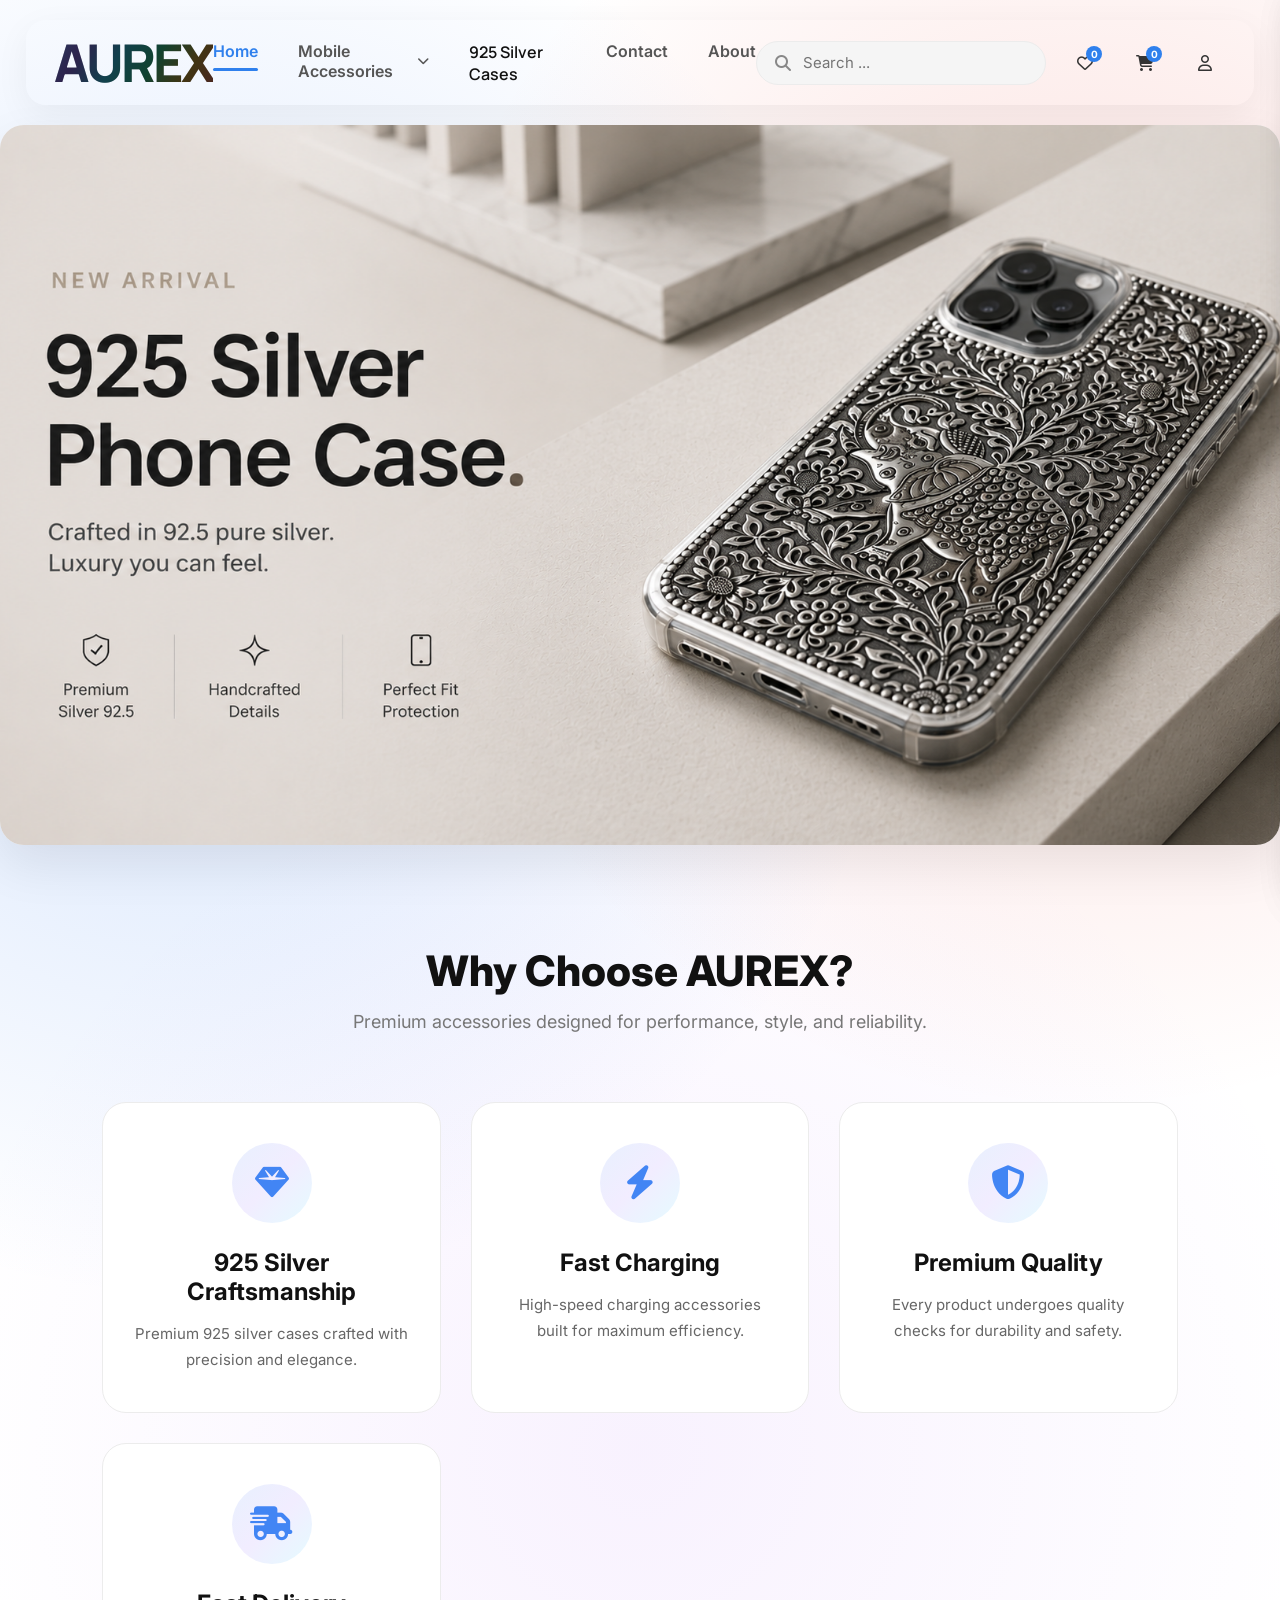
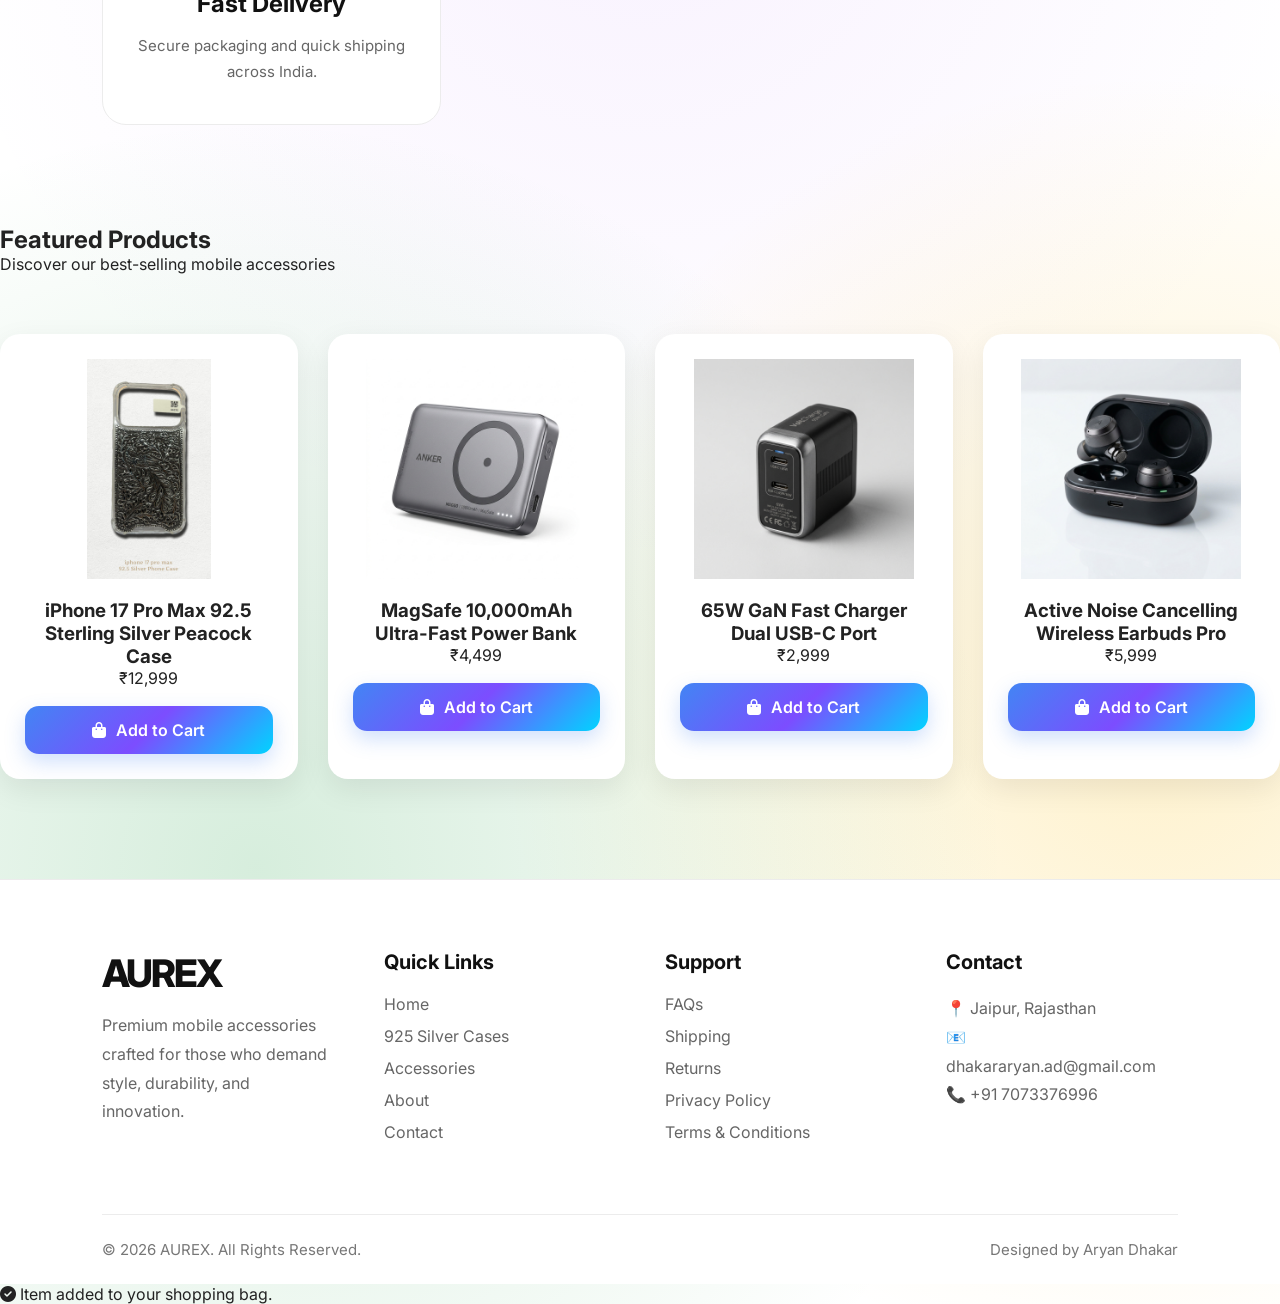
<file: FRONTEND PROJECT/index.html>
<!DOCTYPE html>
<html lang="en">

<head>
    <meta charset="UTF-8">
    <meta name="viewport" content="width=device-width, initial-scale=1.0">
    <title>HOMEPAGE</title>
    <link rel="stylesheet" href="style_index.css">
    <link rel="stylesheet" href="style_cart.css">
    <script src="data.js"></script>
</head>

<body>
    <link rel="stylesheet" href="https://cdnjs.cloudflare.com/ajax/libs/font-awesome/6.7.2/css/all.min.css">

    <nav class="navbar">

        <div class="logo">
            <a href="index.html">AUREX</a>
        </div>

        <ul class="nav-links">
            <li><a href="#" class="active">Home</a></li>
            <li class="dropdown">
                <a href="products.html">
                    Mobile Accessories
                    <i class="fa-solid fa-chevron-down"></i>
                </a>

                <ul class="dropdown-menu">
                    <li><a href="products.html?cat=cases">Phone Cases</a></li>
                    <li><a href="products.html?cat=powerbanks">Power Banks</a></li>
                    <li><a href="products.html?cat=chargers">Chargers</a></li>
                    <li><a href="products.html?cat=cables">Charging Cables</a></li>
                    <li><a href="products.html?cat=protectors">Screen Protectors</a></li>
                    <li><a href="products.html?cat=earbuds">Earbuds</a></li>
                </ul>
            </li>
            <li>
                <a href="silver.html" class="silver">
                    925 Silver Cases
                </a>
            </li>
            <li><a href="contact.html">Contact</a></li>
            <li><a href="about.html">About</a></li>
        </ul>


        <div class="right-side">

            <div class="search-box">
                <i class="fa-solid fa-magnifying-glass"></i>
                <input type="text" id="navbarSearch" placeholder="Search ...">
            </div>

            <a href="#" class="icon">
                <i class="fa-regular fa-heart"></i>
                <span class="badge" id="wishlistCount">0</span>
            </a>

            <a href="#" class="icon">
                <i class="fa-solid fa-cart-shopping"></i>
                <span class="badge" id="cartCount">0</span>
            </a>

            <a href="#" class="icon">
                <i class="fa-regular fa-user"></i>
            </a>

            <button class="mobile-nav-toggle" id="mobileNavToggle" aria-label="Toggle Navigation Menu">
                <i class="fa-solid fa-bars"></i>
            </button>

        </div>

    </nav>
    <div class="slider">

        <img src="media/banner1.png" class="slide active">

        <img src="media/banner2.png" class="slide">

        <img src="media/banner3.png" class="slide">

        <img src="media/banner4.png" class="slide">

    </div>

    <script>
        const slides = document.querySelectorAll(".slide");

        let current = 0;

        function nextSlide() {
            slides[current].classList.remove("active");

            current++;

            if (current >= slides.length) {
                current = 0;
            }

            slides[current].classList.add("active");
        }

        setInterval(nextSlide, 4000); // Changes every 4 seconds
    </script>
    <section class="features">

        <div class="section-title">
            <h2>Why Choose AUREX?</h2>
            <p>Premium accessories designed for performance, style, and reliability.</p>
        </div>

        <div class="feature-container">

            <div class="feature-card">
                <div class="feature-icon">
                    <i class="fa-solid fa-gem"></i>
                </div>

                <h3>925 Silver Craftsmanship</h3>

                <p>
                    Premium 925 silver cases crafted with precision and elegance.
                </p>
            </div>


            <div class="feature-card">

                <div class="feature-icon">
                    <i class="fa-solid fa-bolt"></i>
                </div>

                <h3>Fast Charging</h3>

                <p>
                    High-speed charging accessories built for maximum efficiency.
                </p>

            </div>


            <div class="feature-card">

                <div class="feature-icon">
                    <i class="fa-solid fa-shield-halved"></i>
                </div>

                <h3>Premium Quality</h3>

                <p>
                    Every product undergoes quality checks for durability and safety.
                </p>

            </div>


            <div class="feature-card">

                <div class="feature-icon">
                    <i class="fa-solid fa-truck-fast"></i>
                </div>

                <h3>Fast Delivery</h3>

                <p>
                    Secure packaging and quick shipping across India.
                </p>

            </div>

        </div>

    </section>


    <!-- product display
     on homepage -->
    <div class="product-title">
        <h2>Featured Products</h2>
        <p>Discover our best-selling mobile accessories</p>
    </div>
    <div class="product-grid" id="indexProductGrid">
        <!-- Populated by JS -->
    </div>







    <!-- ========================== 
             FOOTER
========================== -->
    <footer class="footer">

        <div class="footer-container">

            <!-- Brand -->

            <div class="footer-column">

                <h2 class="footer-logo">AUREX</h2>

                <p>
                    Premium mobile accessories crafted for those who demand
                    style, durability, and innovation.
                </p>


            </div>

            <!-- Quick Links -->

            <div class="footer-column">

                <h3>Quick Links</h3>

                <ul>

                    <li><a href="index.html">Home</a></li>

                    <li><a href="silver.html">925 Silver Cases</a></li>

                    <li><a href="products.html">Accessories</a></li>

                    <li><a href="about.html">About</a></li>

                    <li><a href="contact.html">Contact</a></li>

                </ul>

            </div>

            <!-- Support -->

            <div class="footer-column">

                <h3>Support</h3>

                <ul>

                    <li><a href="#">FAQs</a></li>

                    <li><a href="#">Shipping</a></li>

                    <li><a href="#">Returns</a></li>

                    <li><a href="#">Privacy Policy</a></li>

                    <li><a href="#">Terms & Conditions</a></li>

                </ul>

            </div>

            <!-- Contact -->

            <div class="footer-column">

                <h3>Contact</h3>

                <p>📍 Jaipur, Rajasthan</p>

                <p>📧 dhakararyan.ad@gmail.com</p>

                <p>📞 +91 7073376996</p>

            </div>

        </div>

        <div class="footer-bottom">

            <p>© 2026 AUREX. All Rights Reserved.</p>

            <p>Designed by Aryan Dhakar</p>

        </div>

    </footer>

    <!-- ADD-TO-CART NOTIFICATION -->
    <div id="cartToast" class="toast-notification">
        <i class="fa-solid fa-circle-check"></i> Item added to your shopping bag.
    </div>
    
    <script>
        document.addEventListener('DOMContentLoaded', () => {
            const grid = document.getElementById('indexProductGrid');
            if(grid) {
                const products = window.getAurexProducts();
                // Select 4 specific featured products or just the first 4
                const featuredIds = ['gan-charger-65w', 'anc-earbuds-pro', 'magsafe-powerbank-10k', 'iphone17-promax-silver-peacock'];
                let featured = products.filter(p => featuredIds.includes(p.id));
                if (featured.length < 4) {
                    featured = products.slice(0, 4); // fallback
                }

                let html = '';
                featured.forEach(p => {
                    const priceFormatted = '₹' + parseInt(p.price).toLocaleString('en-IN');
                    html += `
                        <div class="product-card" data-id="${p.id}" data-category="${p.category}" data-price="${p.price}" data-title="${p.title}" data-img="${p.image}">
                            <img class="product-img" src="${p.image}" alt="${p.title}">
                            <h3>${p.title}</h3>
                            <p class="price">${priceFormatted}</p>
                            <button class="add-to-cart"><i class="fa-solid fa-bag-shopping"></i> Add to Cart</button>
                        </div>
                    `;
                });
                grid.innerHTML = html;
            }
        });
    </script>
    <!-- Cart System Script -->
    <script src="cart.js"></script>
    <script src="wishlist.js"></script>
</body>

</html>
</file>
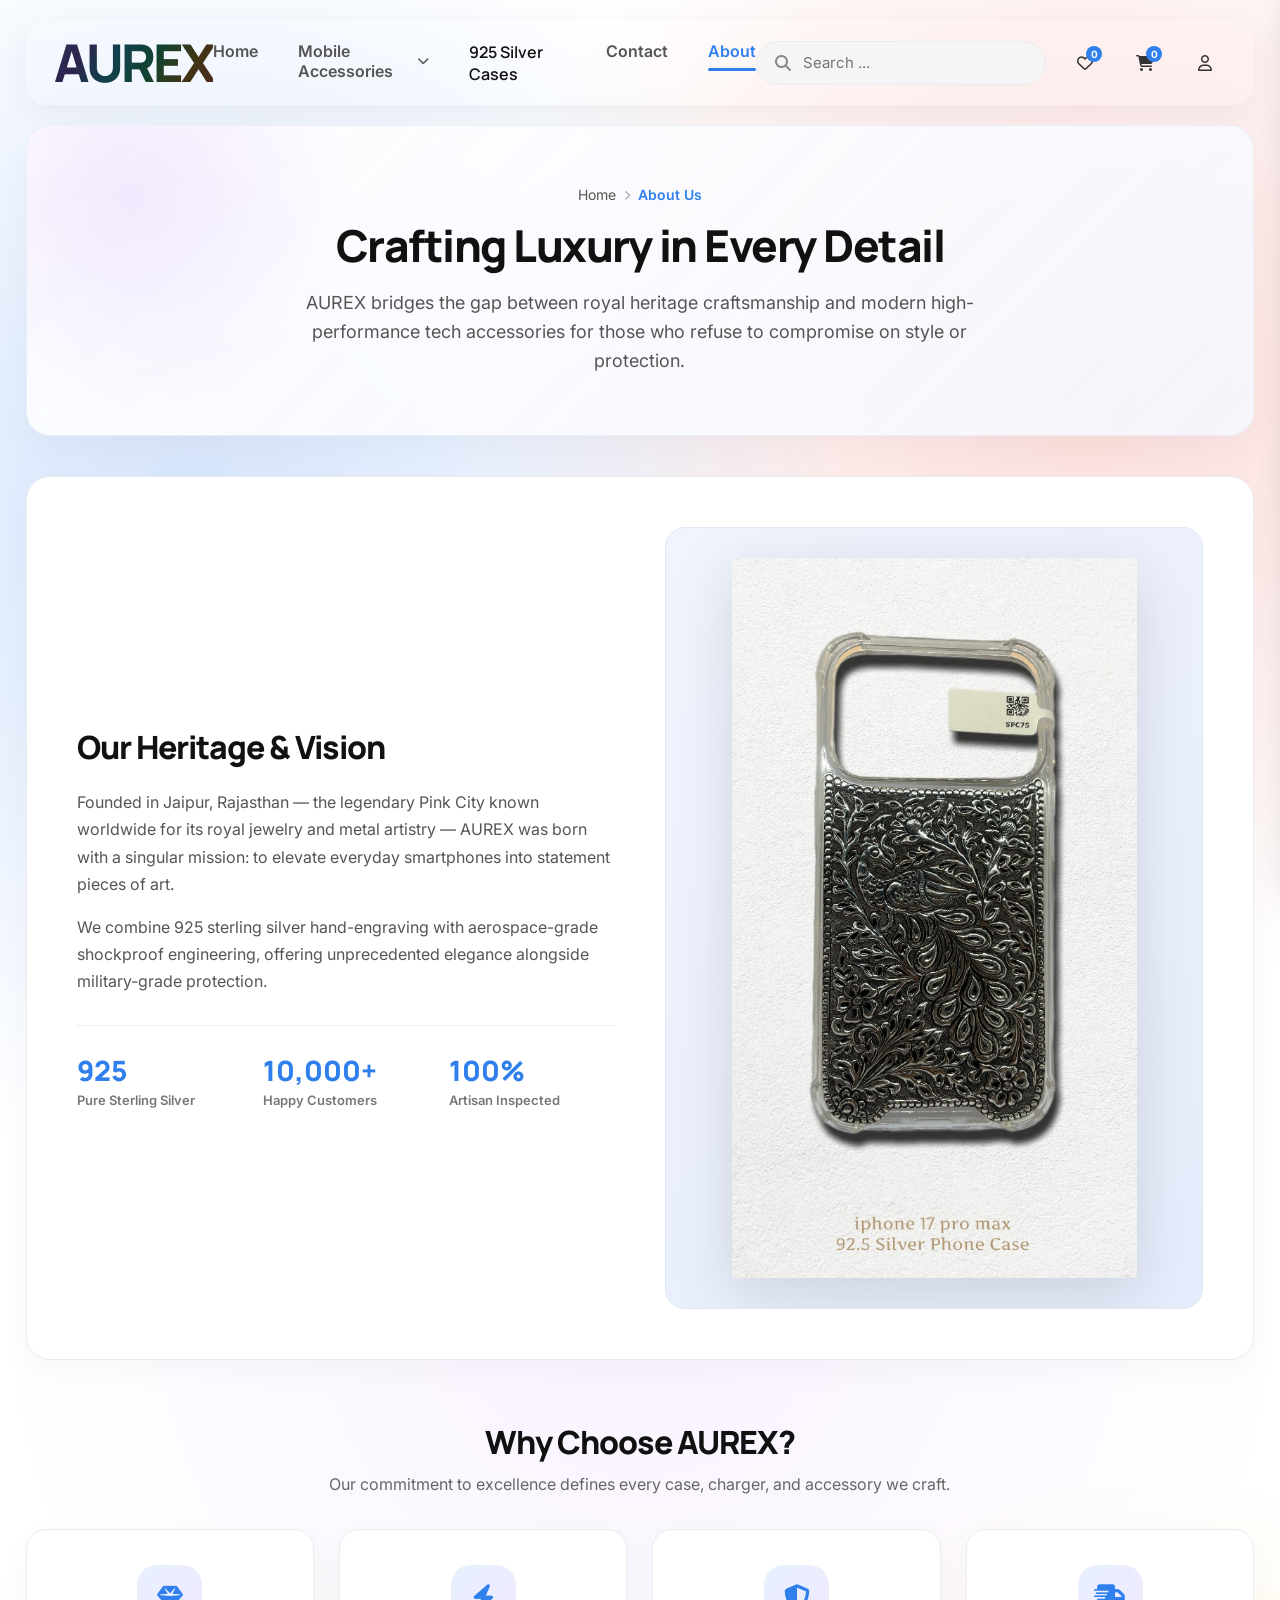
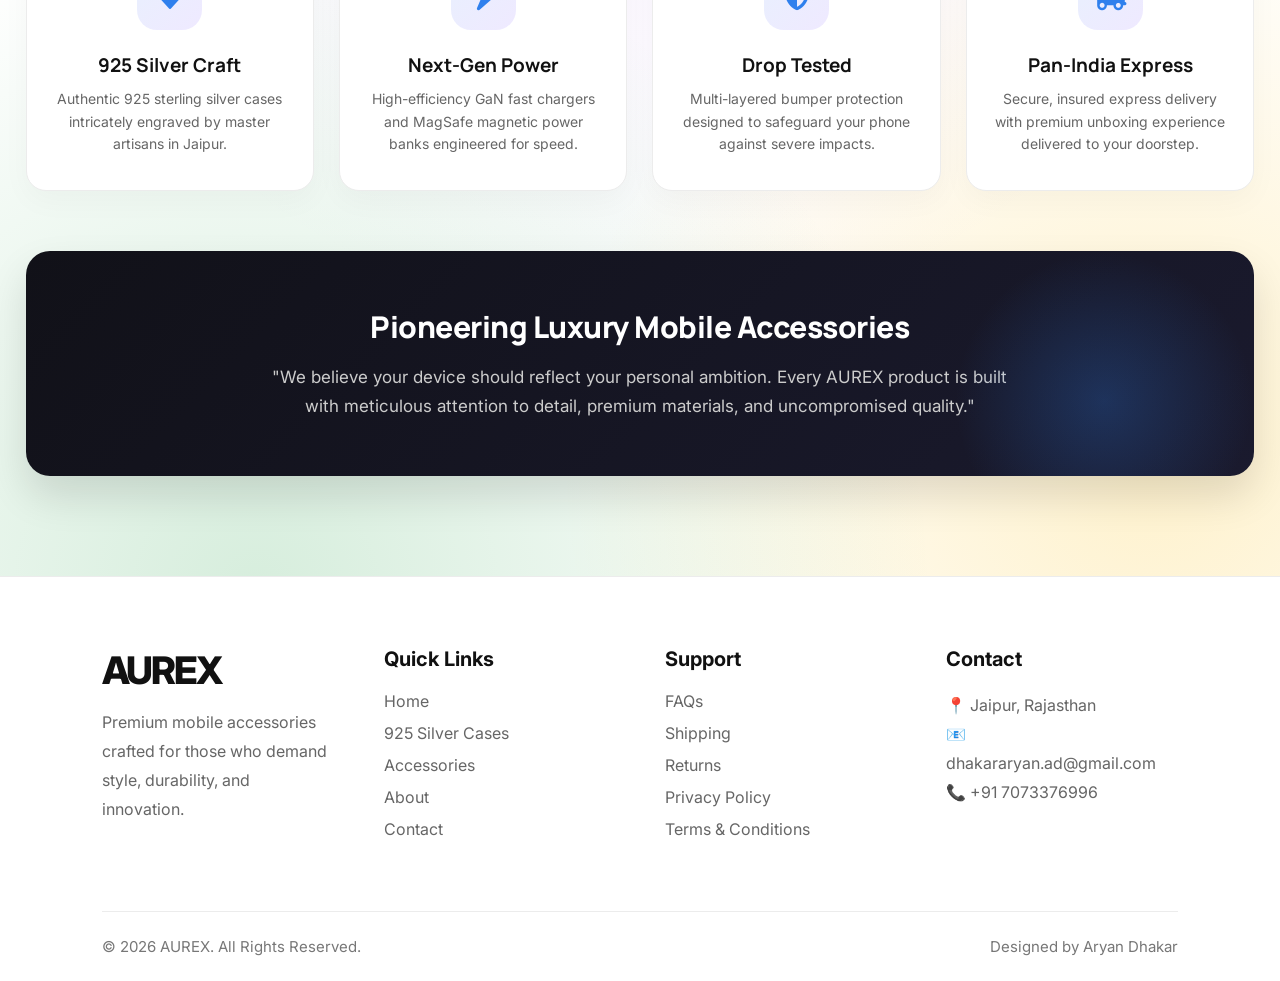
<file: FRONTEND PROJECT/about.html>
<!DOCTYPE html>
<html lang="en">

<head>
    <meta charset="UTF-8">
    <meta name="viewport" content="width=device-width, initial-scale=1.0">
    <title>About Us - AUREX Luxury Mobile Accessories</title>
    <link rel="stylesheet" href="style_about.css">
    <link rel="stylesheet" href="style_cart.css">
    <link rel="stylesheet" href="https://cdnjs.cloudflare.com/ajax/libs/font-awesome/6.7.2/css/all.min.css">
</head>

<body>

    <!-- NAVBAR -->
    <nav class="navbar">

        <div class="logo">
            <a href="index.html">AUREX</a>
        </div>

        <ul class="nav-links">
            <li><a href="index.html">Home</a></li>
            <li class="dropdown">
                <a href="products.html">
                    Mobile Accessories
                    <i class="fa-solid fa-chevron-down"></i>
                </a>

                <ul class="dropdown-menu">
                    <li><a href="products.html?cat=cases">Phone Cases</a></li>
                    <li><a href="products.html?cat=powerbanks">Power Banks</a></li>
                    <li><a href="products.html?cat=chargers">Chargers</a></li>
                    <li><a href="products.html?cat=cables">Charging Cables</a></li>
                    <li><a href="products.html?cat=protectors">Screen Protectors</a></li>
                    <li><a href="products.html?cat=earbuds">Earbuds</a></li>
                </ul>
            </li>
            <li>
                <a href="silver.html" class="silver">
                    925 Silver Cases
                </a>
            </li>
            <li><a href="contact.html">Contact</a></li>
            <li><a href="about.html" class="active">About</a></li>
        </ul>

        <div class="right-side">

            <div class="search-box">
                <i class="fa-solid fa-magnifying-glass"></i>
                <input type="text" id="navbarSearch" placeholder="Search ...">
            </div>

            <a href="#" class="icon">
                <i class="fa-regular fa-heart"></i>
                <span class="badge" id="wishlistCount">0</span>
            </a>

            <a href="#" class="icon">
                <i class="fa-solid fa-cart-shopping"></i>
                <span class="badge" id="cartCount">0</span>
            </a>

            <a href="#" class="icon">
                <i class="fa-regular fa-user"></i>
            </a>

            <button class="mobile-nav-toggle" id="mobileNavToggle" aria-label="Toggle Navigation Menu">
                <i class="fa-solid fa-bars"></i>
            </button>

        </div>

    </nav>

    <!-- ABOUT PAGE HEADER HERO -->
    <section class="about-header">
        <div class="breadcrumbs">
            <a href="index.html">Home</a>
            <i class="fa-solid fa-chevron-right"></i>
            <span>About Us</span>
        </div>
        <h1>Crafting Luxury in Every Detail</h1>
        <p>AUREX bridges the gap between royal heritage craftsmanship and modern high-performance tech accessories for those who refuse to compromise on style or protection.</p>
    </section>

    <!-- MAIN ABOUT CONTENT -->
    <main class="about-container">

        <!-- BRAND STORY SECTION -->
        <section class="story-section">
            <div class="story-content">
                <h2>Our Heritage & Vision</h2>
                <p>Founded in Jaipur, Rajasthan — the legendary Pink City known worldwide for its royal jewelry and metal artistry — AUREX was born with a singular mission: to elevate everyday smartphones into statement pieces of art.</p>
                <p>We combine 925 sterling silver hand-engraving with aerospace-grade shockproof engineering, offering unprecedented elegance alongside military-grade protection.</p>

                <div class="story-stats">
                    <div class="stat-item">
                        <h4>925</h4>
                        <p>Pure Sterling Silver</p>
                    </div>
                    <div class="stat-item">
                        <h4>10,000+</h4>
                        <p>Happy Customers</p>
                    </div>
                    <div class="stat-item">
                        <h4>100%</h4>
                        <p>Artisan Inspected</p>
                    </div>
                </div>
            </div>

            <div class="story-media">
                <img src="media/silver_peacock_real.jpg" alt="AUREX 925 Sterling Silver Peacock Case Craftsmanship">
            </div>
        </section>

        <!-- CORE VALUES SECTION -->
        <section class="values-section">
            <div class="values-header">
                <h2>Why Choose AUREX?</h2>
                <p>Our commitment to excellence defines every case, charger, and accessory we craft.</p>
            </div>

            <div class="values-grid">

                <div class="value-card">
                    <div class="value-icon">
                        <i class="fa-solid fa-gem"></i>
                    </div>
                    <h3>925 Silver Craft</h3>
                    <p>Authentic 925 sterling silver cases intricately engraved by master artisans in Jaipur.</p>
                </div>

                <div class="value-card">
                    <div class="value-icon">
                        <i class="fa-solid fa-bolt"></i>
                    </div>
                    <h3>Next-Gen Power</h3>
                    <p>High-efficiency GaN fast chargers and MagSafe magnetic power banks engineered for speed.</p>
                </div>

                <div class="value-card">
                    <div class="value-icon">
                        <i class="fa-solid fa-shield-halved"></i>
                    </div>
                    <h3>Drop Tested</h3>
                    <p>Multi-layered bumper protection designed to safeguard your phone against severe impacts.</p>
                </div>

                <div class="value-card">
                    <div class="value-icon">
                        <i class="fa-solid fa-truck-fast"></i>
                    </div>
                    <h3>Pan-India Express</h3>
                    <p>Secure, insured express delivery with premium unboxing experience delivered to your doorstep.</p>
                </div>

            </div>
        </section>

        <!-- MISSION BANNER -->
        <section class="mission-banner">
            <h2>Pioneering Luxury Mobile Accessories</h2>
            <p>"We believe your device should reflect your personal ambition. Every AUREX product is built with meticulous attention to detail, premium materials, and uncompromised quality."</p>
        </section>

    </main>

    <!-- FOOTER -->
    <footer class="footer">

        <div class="footer-container">

            <div class="footer-column">
                <h2 class="footer-logo">AUREX</h2>
                <p>Premium mobile accessories crafted for those who demand style, durability, and innovation.</p>
            </div>

            <div class="footer-column">
                <h3>Quick Links</h3>
                <ul>
                    <li><a href="index.html">Home</a></li>
                    <li><a href="products.html?cat=silver">925 Silver Cases</a></li>
                    <li><a href="products.html">Accessories</a></li>
                    <li><a href="about.html">About</a></li>
                    <li><a href="contact.html">Contact</a></li>
                </ul>
            </div>

            <div class="footer-column">
                <h3>Support</h3>
                <ul>
                    <li><a href="#">FAQs</a></li>
                    <li><a href="#">Shipping</a></li>
                    <li><a href="#">Returns</a></li>
                    <li><a href="#">Privacy Policy</a></li>
                    <li><a href="#">Terms & Conditions</a></li>
                </ul>
            </div>

            <div class="footer-column">
                <h3>Contact</h3>
                <p>📍 Jaipur, Rajasthan</p>
                <p>📧 dhakararyan.ad@gmail.com</p>
                <p>📞 +91 7073376996</p>
            </div>

        </div>

        <div class="footer-bottom">
            <p>© 2026 AUREX. All Rights Reserved.</p>
            <p>Designed by Aryan Dhakar</p>
        </div>

    </footer>

    <!-- Cart System Script -->
    <script src="cart.js"></script>
    <script src="wishlist.js"></script>
</body>

</html>
</file>
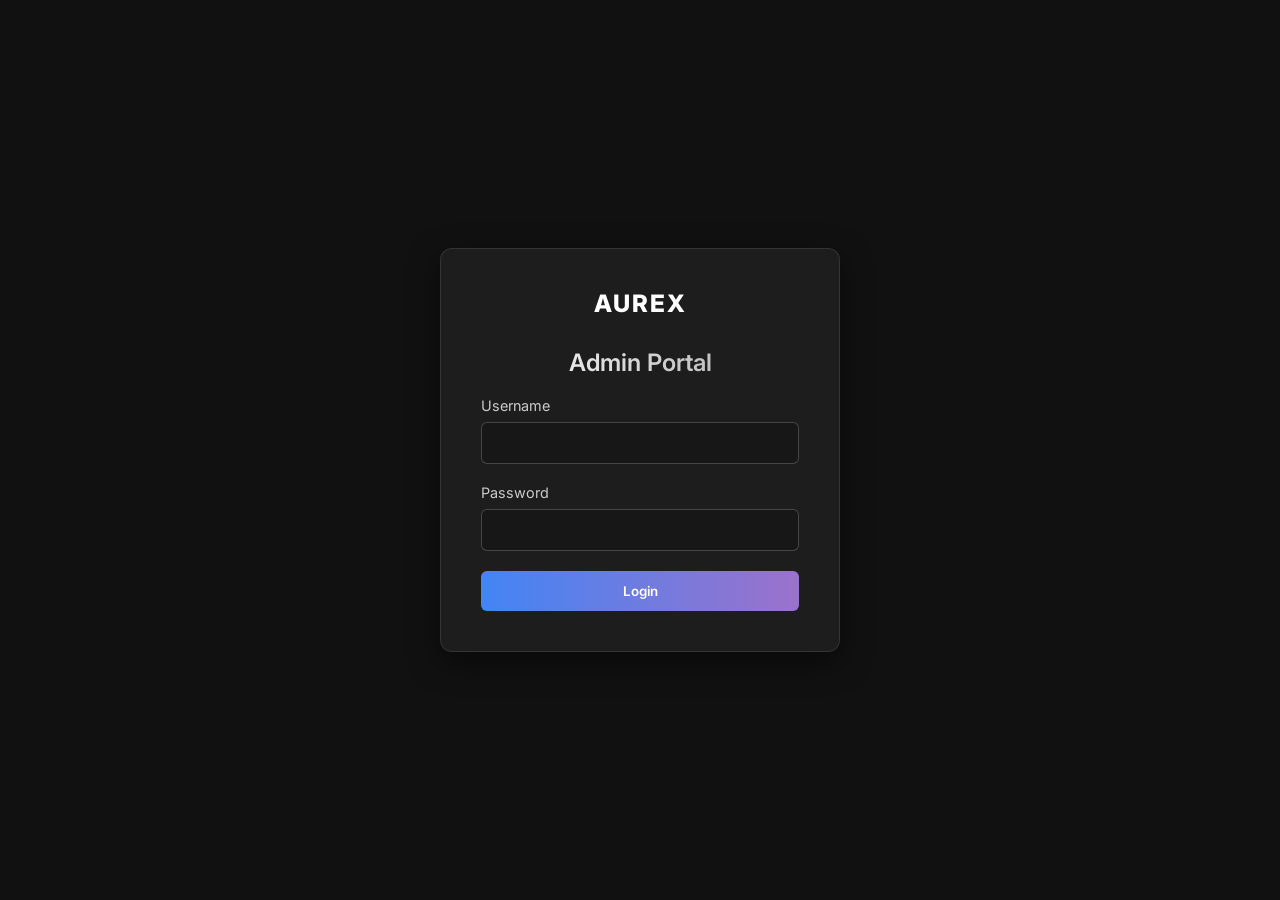
<file: FRONTEND PROJECT/admin-login.html>
<!DOCTYPE html>
<html lang="en">
<head>
    <meta charset="UTF-8">
    <meta name="viewport" content="width=device-width, initial-scale=1.0">
    <title>Admin Login - AUREX</title>
    <link rel="stylesheet" href="style_index.css">
    <style>
        body {
            display: flex;
            align-items: center;
            justify-content: center;
            height: 100vh;
            background: #111;
            color: #fff;
            font-family: 'Inter', sans-serif;
            margin: 0;
        }
        .login-card {
            background: rgba(255, 255, 255, 0.05);
            padding: 40px;
            border-radius: 12px;
            width: 100%;
            max-width: 400px;
            box-shadow: 0 10px 30px rgba(0,0,0,0.5);
            border: 1px solid rgba(255,255,255,0.1);
        }
        .login-card h2 {
            text-align: center;
            margin-bottom: 20px;
            font-weight: 600;
            background: linear-gradient(90deg, #fff, #aaa);
            -webkit-background-clip: text;
            -webkit-text-fill-color: transparent;
        }
        .form-group {
            margin-bottom: 20px;
        }
        .form-group label {
            display: block;
            margin-bottom: 8px;
            font-size: 0.9rem;
            color: #ccc;
        }
        .form-group input {
            width: 100%;
            padding: 12px;
            border-radius: 6px;
            border: 1px solid rgba(255,255,255,0.2);
            background: rgba(0,0,0,0.2);
            color: #fff;
            outline: none;
        }
        .form-group input:focus {
            border-color: #4285f4;
        }
        .login-btn {
            width: 100%;
            padding: 12px;
            background: linear-gradient(90deg, #4285f4, #9b72cb);
            color: #fff;
            border: none;
            border-radius: 6px;
            font-weight: 600;
            cursor: pointer;
            transition: opacity 0.3s ease;
        }
        .login-btn:hover {
            opacity: 0.9;
        }
        .error-msg {
            color: #ea4335;
            font-size: 0.85rem;
            margin-top: 10px;
            text-align: center;
            display: none;
        }
        .brand {
            text-align: center;
            font-size: 1.5rem;
            font-weight: 800;
            letter-spacing: 2px;
            margin-bottom: 30px;
        }
    </style>
</head>
<body>
    <div class="login-card">
        <div class="brand">AUREX</div>
        <h2>Admin Portal</h2>
        <form id="adminLoginForm">
            <div class="form-group">
                <label for="username">Username</label>
                <input type="text" id="username" required>
            </div>
            <div class="form-group">
                <label for="password">Password</label>
                <input type="password" id="password" required>
            </div>
            <button type="submit" class="login-btn">Login</button>
            <div class="error-msg" id="errorMsg">Incorrect username or password.</div>
        </form>
    </div>

    <script>
        document.getElementById('adminLoginForm').addEventListener('submit', function(e) {
            e.preventDefault();
            const user = document.getElementById('username').value.trim();
            const pass = document.getElementById('password').value.trim();
            
            if (user === 'admin' && pass === 'aurex123') {
                sessionStorage.setItem('adminLoggedIn', 'true');
                window.location.href = 'admin.html';
            } else {
                document.getElementById('errorMsg').style.display = 'block';
            }
        });
    </script>
</body>
</html>
</file>
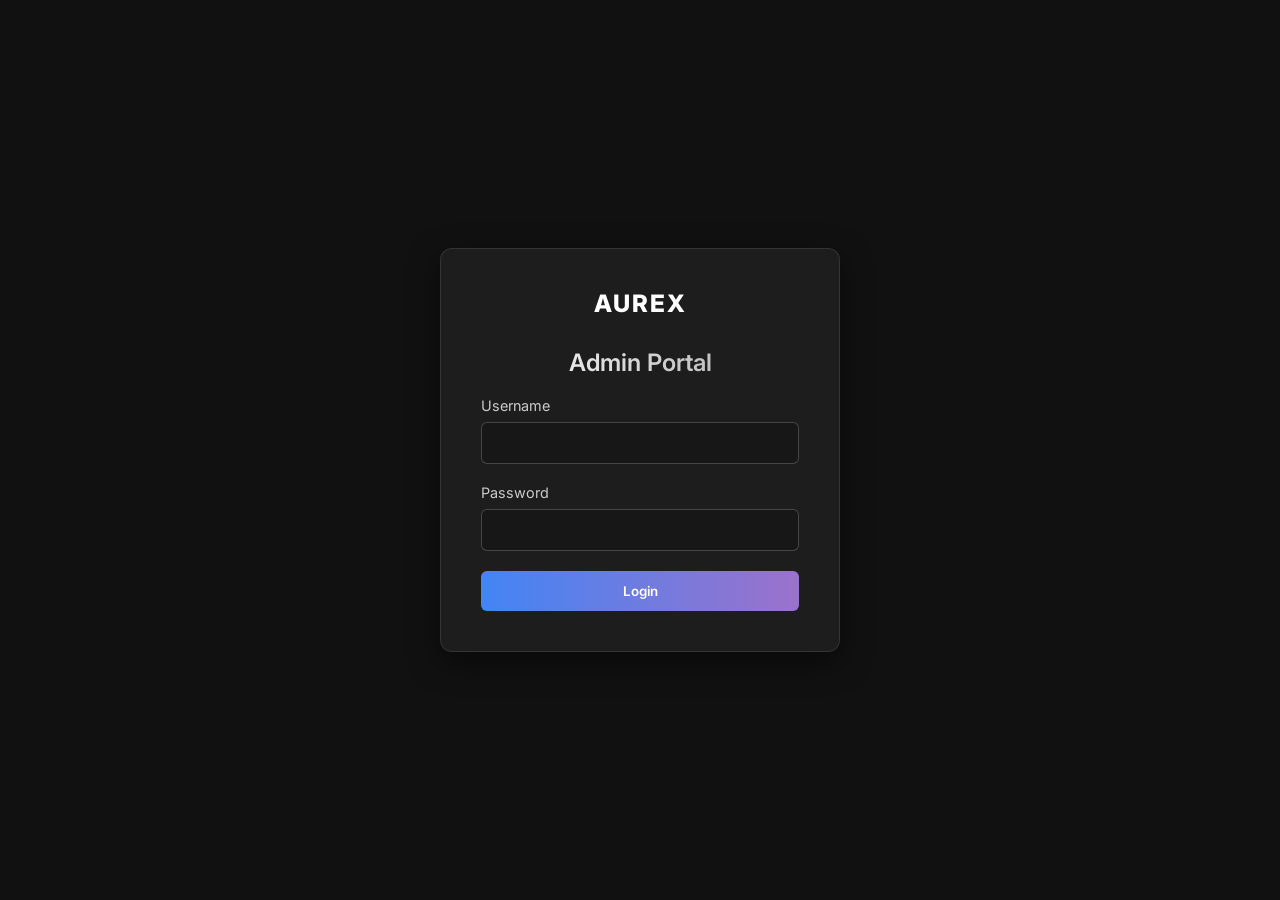
<file: FRONTEND PROJECT/admin.html>
<!DOCTYPE html>
<html lang="en">
<head>
    <meta charset="UTF-8">
    <meta name="viewport" content="width=device-width, initial-scale=1.0">
    <title>AUREX - Admin Portal</title>
    <link rel="stylesheet" href="admin.css">
    <script>
        // Protect Page
        if (sessionStorage.getItem('adminLoggedIn') !== 'true') {
            window.location.href = 'admin-login.html';
        }
    </script>
</head>
<body>

    <!-- Sidebar -->
    <aside class="sidebar">
        <div class="sidebar-header">
            <h2>AUREX</h2>
        </div>
        <nav class="sidebar-nav">
            <a class="nav-item active" data-tab="dashboard">
                <i class="fa-solid fa-chart-line"></i> Dashboard
            </a>
            <a class="nav-item" data-tab="products">
                <i class="fa-solid fa-box-open"></i> Products
            </a>
            <a class="nav-item" data-tab="orders">
                <i class="fa-solid fa-cart-shopping"></i> Orders
            </a>
            <a class="nav-item" data-tab="messages">
                <i class="fa-solid fa-envelope"></i> Messages
            </a>
            <a class="nav-item" id="logoutBtn" style="margin-top: auto; color: #ea4335;">
                <i class="fa-solid fa-right-from-bracket"></i> Logout
            </a>
        </nav>
    </aside>

    <!-- Main Content -->
    <main class="main-content">
        <header class="topbar">
            <h1 id="pageTitle">Dashboard</h1>
            <a href="index.html" class="btn btn-edit" style="text-decoration: none;"><i class="fa-solid fa-store"></i> View Store</a>
        </header>

        <section class="content-area">
            
            <!-- Dashboard Tab -->
            <div id="tab-dashboard" class="tab-pane active">
                <div class="stats-grid">
                    <div class="stat-card">
                        <h3>Total Products</h3>
                        <div class="val" id="statProducts">0</div>
                    </div>
                    <div class="stat-card">
                        <h3>Total Orders</h3>
                        <div class="val" id="statOrders">0</div>
                    </div>
                    <div class="stat-card">
                        <h3>Total Messages</h3>
                        <div class="val" id="statMessages">0</div>
                    </div>
                    <div class="stat-card">
                        <h3>Wishlist Items</h3>
                        <div class="val" id="statWishlist">0</div>
                    </div>
                </div>
            </div>

            <!-- Products Tab -->
            <div id="tab-products" class="tab-pane">
                <div class="header-flex">
                    <h2>Manage Products</h2>
                    <button class="btn btn-primary" id="addProductBtn"><i class="fa-solid fa-plus"></i> Add Product</button>
                </div>
                <div class="admin-table-wrapper">
                    <table class="admin-table">
                        <thead>
                            <tr>
                                <th>Image</th>
                                <th>Title</th>
                                <th>Category</th>
                                <th>Price</th>
                                <th>Actions</th>
                            </tr>
                        </thead>
                        <tbody id="productsTableBody">
                            <!-- Populated by JS -->
                        </tbody>
                    </table>
                </div>
            </div>

            <!-- Orders Tab -->
            <div id="tab-orders" class="tab-pane">
                <h2>Manage Orders</h2>
                <br>
                <div class="admin-table-wrapper">
                    <table class="admin-table">
                        <thead>
                            <tr>
                                <th>Order ID</th>
                                <th>Items</th>
                                <th>Total</th>
                                <th>Status</th>
                                <th>Action</th>
                            </tr>
                        </thead>
                        <tbody id="ordersTableBody">
                            <!-- Populated by JS -->
                        </tbody>
                    </table>
                </div>
            </div>

            <!-- Messages Tab -->
            <div id="tab-messages" class="tab-pane">
                <h2>Contact Messages</h2>
                <br>
                <div class="admin-table-wrapper">
                    <table class="admin-table">
                        <thead>
                            <tr>
                                <th>Date</th>
                                <th>Name</th>
                                <th>Email</th>
                                <th>Subject</th>
                                <th>Message</th>
                            </tr>
                        </thead>
                        <tbody id="messagesTableBody">
                            <!-- Populated by JS -->
                        </tbody>
                    </table>
                </div>
            </div>

        </section>
    </main>

    <!-- Product Modal -->
    <div class="modal" id="productModal">
        <div class="modal-content">
            <div class="modal-header">
                <h2 id="productModalTitle">Add Product</h2>
                <button class="modal-close" id="closeModalBtn"><i class="fa-solid fa-xmark"></i></button>
            </div>
            <form id="productForm">
                <input type="hidden" id="prodId">
                <div class="form-group">
                    <label>Title</label>
                    <input type="text" id="prodTitle" required>
                </div>
                <div class="form-group">
                    <label>Category</label>
                    <input type="text" id="prodCategory" required>
                </div>
                <div class="form-group">
                    <label>Price (₹)</label>
                    <input type="number" id="prodPrice" required>
                </div>
                <div class="form-group">
                    <label>Old Price (₹)</label>
                    <input type="number" id="prodOldPrice">
                </div>
                <div class="form-group">
                    <label>Image Path</label>
                    <input type="text" id="prodImage" required placeholder="media/image.png">
                </div>
                <button type="submit" class="btn btn-primary" style="width: 100%;">Save Product</button>
            </form>
        </div>
    </div>

    <!-- Data dependencies -->
    <script src="data.js"></script>
    <script src="admin.js"></script>
</body>
</html>
</file>
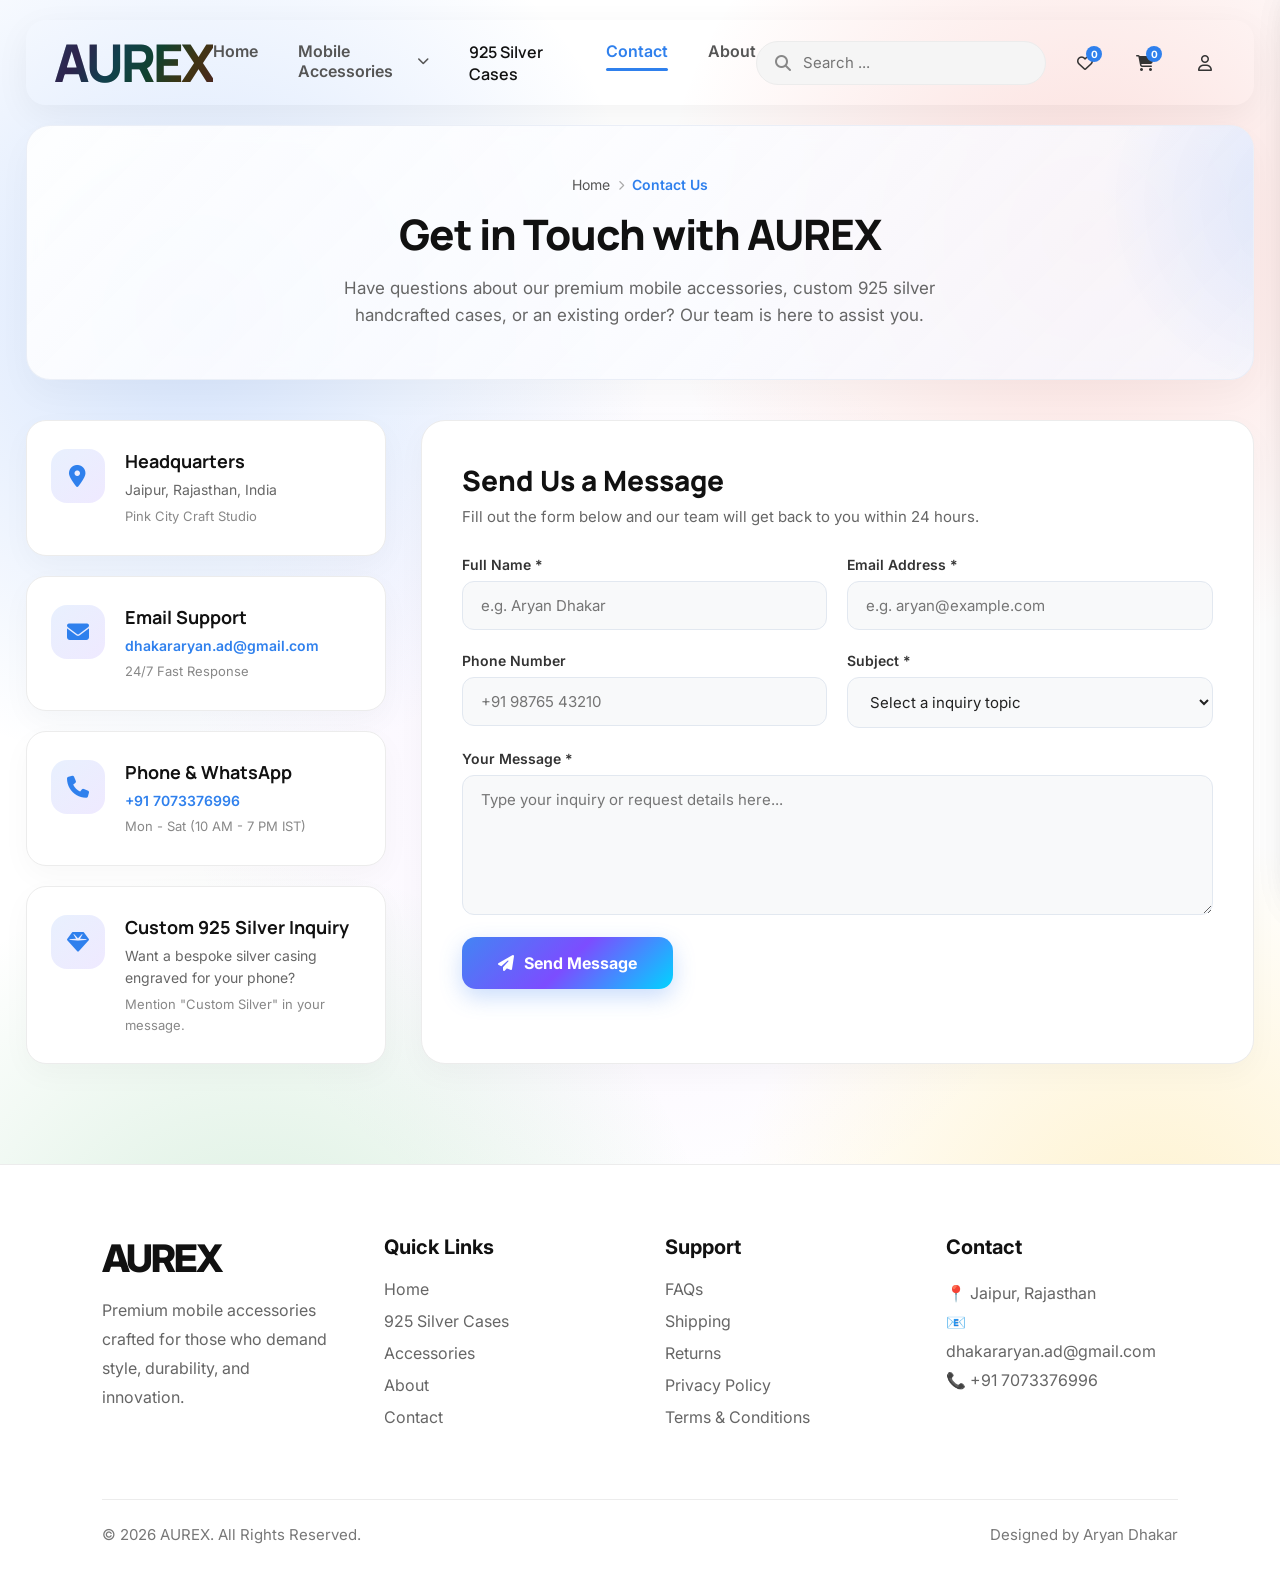
<file: FRONTEND PROJECT/contact.html>
<!DOCTYPE html>
<html lang="en">

<head>
    <meta charset="UTF-8">
    <meta name="viewport" content="width=device-width, initial-scale=1.0">
    <title>Contact Us - AUREX Luxury Mobile Accessories</title>
    <link rel="stylesheet" href="style_contact.css">
    <link rel="stylesheet" href="style_cart.css">
    <link rel="stylesheet" href="https://cdnjs.cloudflare.com/ajax/libs/font-awesome/6.7.2/css/all.min.css">
</head>

<body>

    <!-- NAVBAR -->
    <nav class="navbar">

        <div class="logo">
            <a href="index.html">AUREX</a>
        </div>

        <ul class="nav-links">
            <li><a href="index.html">Home</a></li>
            <li class="dropdown">
                <a href="products.html">
                    Mobile Accessories
                    <i class="fa-solid fa-chevron-down"></i>
                </a>

                <ul class="dropdown-menu">
                    <li><a href="products.html?cat=cases">Phone Cases</a></li>
                    <li><a href="products.html?cat=powerbanks">Power Banks</a></li>
                    <li><a href="products.html?cat=chargers">Chargers</a></li>
                    <li><a href="products.html?cat=cables">Charging Cables</a></li>
                    <li><a href="products.html?cat=protectors">Screen Protectors</a></li>
                    <li><a href="products.html?cat=earbuds">Earbuds</a></li>
                </ul>
            </li>
            <li>
                <a href="silver.html" class="silver">
                    925 Silver Cases
                </a>
            </li>
            <li><a href="contact.html" class="active">Contact</a></li>
            <li><a href="about.html">About</a></li>
        </ul>

        <div class="right-side">

            <div class="search-box">
                <i class="fa-solid fa-magnifying-glass"></i>
                <input type="text" id="navbarSearch" placeholder="Search ...">
            </div>

            <a href="#" class="icon">
                <i class="fa-regular fa-heart"></i>
                <span class="badge" id="wishlistCount">0</span>
            </a>

            <a href="#" class="icon">
                <i class="fa-solid fa-cart-shopping"></i>
                <span class="badge" id="cartCount">0</span>
            </a>

            <a href="#" class="icon">
                <i class="fa-regular fa-user"></i>
            </a>

            <button class="mobile-nav-toggle" id="mobileNavToggle" aria-label="Toggle Navigation Menu">
                <i class="fa-solid fa-bars"></i>
            </button>

        </div>

    </nav>

    <!-- CONTACT PAGE HEADER -->
    <section class="contact-header">
        <div class="breadcrumbs">
            <a href="index.html">Home</a>
            <i class="fa-solid fa-chevron-right"></i>
            <span>Contact Us</span>
        </div>
        <h1>Get in Touch with AUREX</h1>
        <p>Have questions about our premium mobile accessories, custom 925 silver handcrafted cases, or an existing order? Our team is here to assist you.</p>
    </section>

    <!-- MAIN CONTACT CONTENT -->
    <main class="contact-container">

        <!-- CONTACT INFO SIDEBAR -->
        <aside class="contact-info-sidebar">

            <div class="info-card">
                <div class="info-icon">
                    <i class="fa-solid fa-location-dot"></i>
                </div>
                <div class="info-content">
                    <h3>Headquarters</h3>
                    <p>Jaipur, Rajasthan, India</p>
                    <p style="font-size: 13px; color: #888; margin-top: 4px;">Pink City Craft Studio</p>
                </div>
            </div>

            <div class="info-card">
                <div class="info-icon">
                    <i class="fa-solid fa-envelope"></i>
                </div>
                <div class="info-content">
                    <h3>Email Support</h3>
                    <p><a href="mailto:dhakararyan.ad@gmail.com">dhakararyan.ad@gmail.com</a></p>
                    <p style="font-size: 13px; color: #888; margin-top: 4px;">24/7 Fast Response</p>
                </div>
            </div>

            <div class="info-card">
                <div class="info-icon">
                    <i class="fa-solid fa-phone"></i>
                </div>
                <div class="info-content">
                    <h3>Phone & WhatsApp</h3>
                    <p><a href="tel:+917073376996">+91 7073376996</a></p>
                    <p style="font-size: 13px; color: #888; margin-top: 4px;">Mon - Sat (10 AM - 7 PM IST)</p>
                </div>
            </div>

            <div class="info-card">
                <div class="info-icon">
                    <i class="fa-solid fa-gem"></i>
                </div>
                <div class="info-content">
                    <h3>Custom 925 Silver Inquiry</h3>
                    <p>Want a bespoke silver casing engraved for your phone?</p>
                    <p style="font-size: 13px; color: #888; margin-top: 4px;">Mention "Custom Silver" in your message.</p>
                </div>
            </div>

        </aside>

        <!-- CONTACT FORM WRAPPER -->
        <section class="contact-form-wrapper">

            <div class="form-header">
                <h2>Send Us a Message</h2>
                <p>Fill out the form below and our team will get back to you within 24 hours.</p>
            </div>

            <form class="contact-form" id="contactForm">

                <div class="form-row">
                    <div class="form-group">
                        <label for="fullName">Full Name *</label>
                        <input type="text" id="fullName" placeholder="e.g. Aryan Dhakar" required>
                    </div>

                    <div class="form-group">
                        <label for="email">Email Address *</label>
                        <input type="email" id="email" placeholder="e.g. aryan@example.com" required>
                    </div>
                </div>

                <div class="form-row">
                    <div class="form-group">
                        <label for="phone">Phone Number</label>
                        <input type="tel" id="phone" placeholder="+91 98765 43210">
                    </div>

                    <div class="form-group">
                        <label for="subject">Subject *</label>
                        <select id="subject" required>
                            <option value="" disabled selected>Select a inquiry topic</option>
                            <option value="general">General Inquiry</option>
                            <option value="order">Order Status & Tracking</option>
                            <option value="custom-silver">Bespoke 925 Silver Case Request</option>
                            <option value="returns">Returns & Replacements</option>
                            <option value="wholesale">Wholesale & Business Partnerships</option>
                        </select>
                    </div>
                </div>

                <div class="form-group">
                    <label for="message">Your Message *</label>
                    <textarea id="message" placeholder="Type your inquiry or request details here..." required></textarea>
                </div>

                <button type="submit" class="submit-btn" id="submitBtn">
                    <i class="fa-solid fa-paper-plane"></i>
                    Send Message
                </button>

            </form>

        </section>

    </main>

    <!-- FOOTER -->
    <footer class="footer">

        <div class="footer-container">

            <div class="footer-column">
                <h2 class="footer-logo">AUREX</h2>
                <p>Premium mobile accessories crafted for those who demand style, durability, and innovation.</p>
            </div>

            <div class="footer-column">
                <h3>Quick Links</h3>
                <ul>
                    <li><a href="index.html">Home</a></li>
                    <li><a href="products.html?cat=silver">925 Silver Cases</a></li>
                    <li><a href="products.html">Accessories</a></li>
                    <li><a href="#">About</a></li>
                    <li><a href="contact.html">Contact</a></li>
                </ul>
            </div>

            <div class="footer-column">
                <h3>Support</h3>
                <ul>
                    <li><a href="#">FAQs</a></li>
                    <li><a href="#">Shipping</a></li>
                    <li><a href="#">Returns</a></li>
                    <li><a href="#">Privacy Policy</a></li>
                    <li><a href="#">Terms & Conditions</a></li>
                </ul>
            </div>

            <div class="footer-column">
                <h3>Contact</h3>
                <p>📍 Jaipur, Rajasthan</p>
                <p>📧 dhakararyan.ad@gmail.com</p>
                <p>📞 +91 7073376996</p>
            </div>

        </div>

        <div class="footer-bottom">
            <p>© 2026 AUREX. All Rights Reserved.</p>
            <p>Designed by Aryan Dhakar</p>
        </div>

    </footer>
    <!-- Cart System Script -->
    <script src="cart.js"></script>
    <script src="wishlist.js"></script>
    <script>
        document.getElementById('contactForm').addEventListener('submit', function(e) {
            e.preventDefault();
            
            const btn = document.getElementById('submitBtn');
            const originalText = btn.innerHTML;
            btn.innerHTML = '<i class="fa-solid fa-spinner fa-spin"></i> Sending...';
            btn.disabled = true;

            const newMsg = {
                id: Math.random().toString(36).substr(2, 6).toUpperCase(),
                date: new Date().toLocaleString('en-IN'),
                name: document.getElementById('fullName').value.trim(),
                email: document.getElementById('email').value.trim(),
                phone: document.getElementById('phone').value.trim(),
                subject: document.getElementById('subject').value,
                message: document.getElementById('message').value.trim()
            };

            try {
                const messages = JSON.parse(localStorage.getItem('aurexMessages')) || [];
                messages.push(newMsg);
                localStorage.setItem('aurexMessages', JSON.stringify(messages));
            } catch(e) {
                console.error(e);
            }

            setTimeout(() => {
                btn.innerHTML = '<i class="fa-solid fa-check"></i> Sent Successfully';
                btn.style.background = '#34a853';
                document.getElementById('contactForm').reset();
                
                setTimeout(() => {
                    btn.innerHTML = originalText;
                    btn.style.background = '';
                    btn.disabled = false;
                }, 3000);
            }, 1000);
        });
    </script>
</body>

</html>
</file>
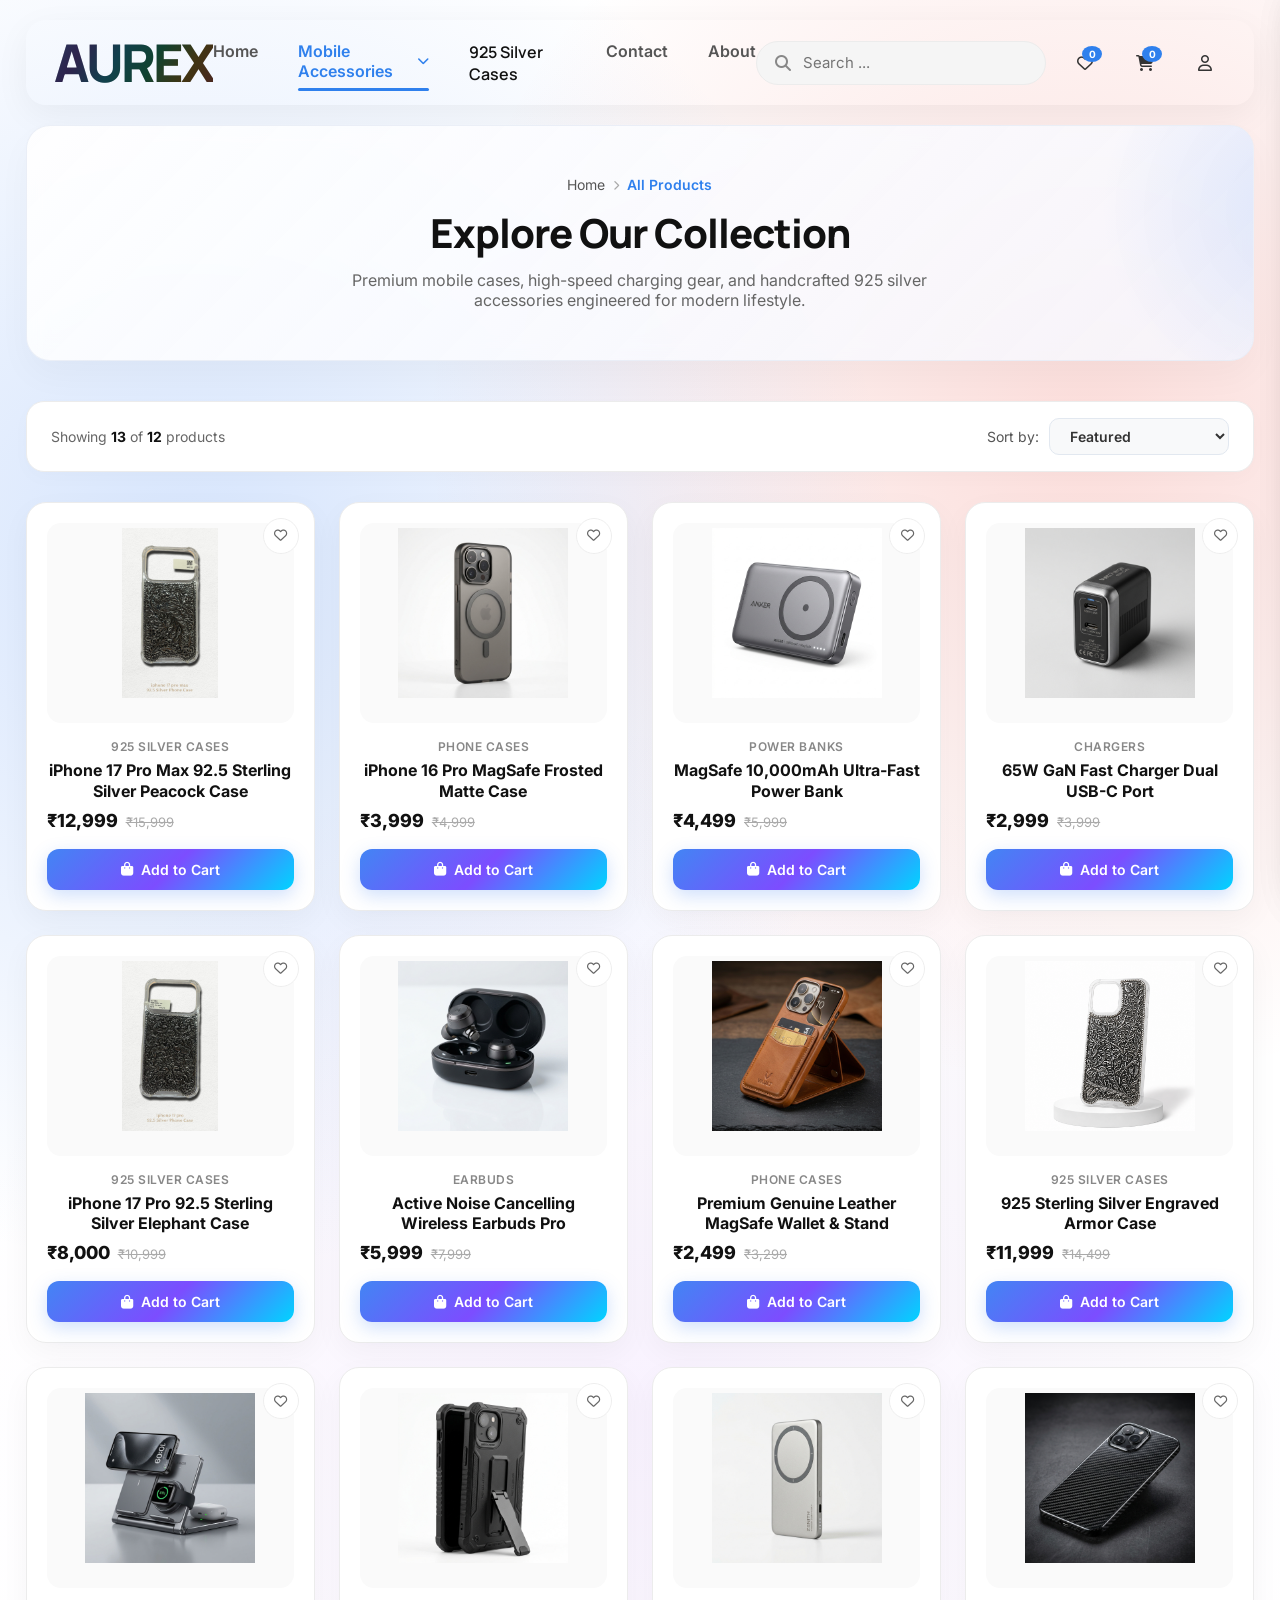
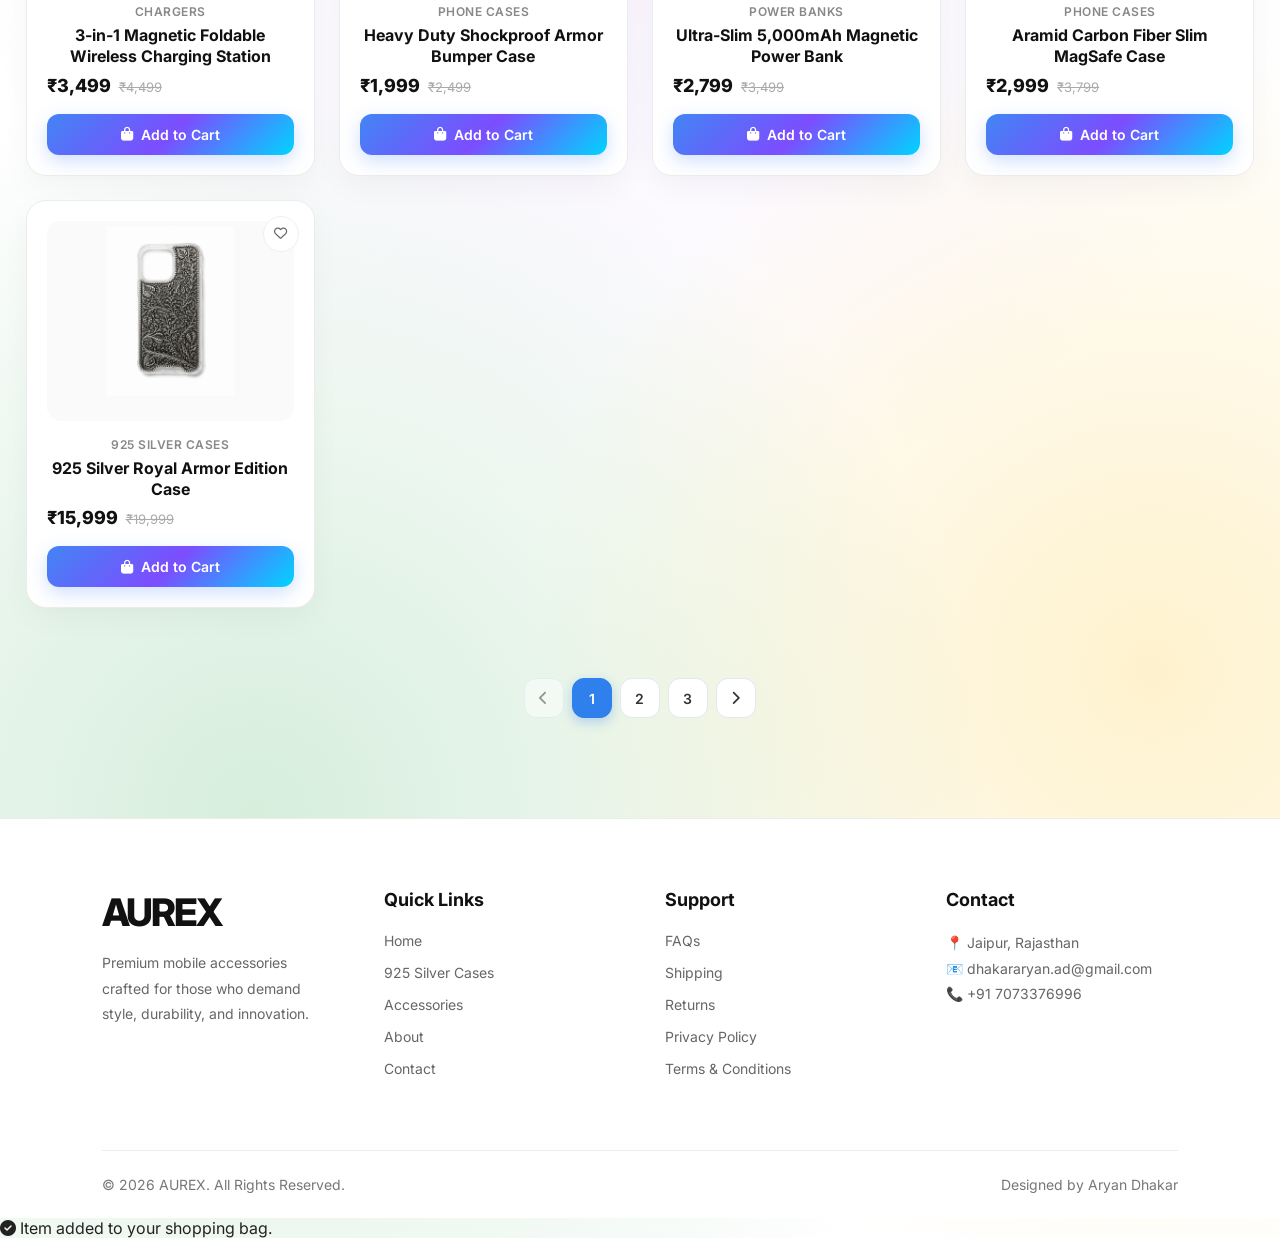
<file: FRONTEND PROJECT/products.html>
<!DOCTYPE html>
<html lang="en">

<head>
    <meta charset="UTF-8">
    <meta name="viewport" content="width=device-width, initial-scale=1.0">
    <title>All Products | AUREX Premium Mobile Accessories</title>
    <!-- FontAwesome Icons -->
    <link rel="stylesheet" href="https://cdnjs.cloudflare.com/ajax/libs/font-awesome/6.7.2/css/all.min.css">
    <!-- Main Product Page CSS -->
    <link rel="stylesheet" href="style_products.css">
    <script src="data.js"></script>
    <script src="cart.js" defer></script>
    <!-- Shopping Cart CSS -->
    <link rel="stylesheet" href="style_cart.css">
</head>

<body>

    <!-- NAVBAR -->
    <nav class="navbar">

        <div class="logo">
            <a href="index.html">AUREX</a>
        </div>

        <ul class="nav-links">
            <li><a href="index.html">Home</a></li>
            <li class="dropdown">
                <a href="products.html" class="active">
                    Mobile Accessories
                    <i class="fa-solid fa-chevron-down"></i>
                </a>

                <ul class="dropdown-menu">
                    <li><a href="products.html?cat=cases">Phone Cases</a></li>
                    <li><a href="products.html?cat=powerbanks">Power Banks</a></li>
                    <li><a href="products.html?cat=chargers">Chargers</a></li>
                    <li><a href="products.html?cat=cables">Charging Cables</a></li>
                    <li><a href="products.html?cat=protectors">Screen Protectors</a></li>
                    <li><a href="products.html?cat=earbuds">Earbuds</a></li>
                </ul>
            </li>
            <li>
                <a href="silver.html" class="silver">
                    925 Silver Cases
                </a>
            </li>
            <li><a href="contact.html">Contact</a></li>
            <li><a href="about.html">About</a></li>
        </ul>


        <div class="right-side">

            <div class="search-box">
                <i class="fa-solid fa-magnifying-glass"></i>
                <input type="text" id="navbarSearch" placeholder="Search ...">
            </div>

            <a href="#" class="icon">
                <i class="fa-regular fa-heart"></i>
                <span class="badge" id="wishlistCount">0</span>
            </a>

            <a href="#" class="icon">
                <i class="fa-solid fa-cart-shopping"></i>
                <span class="badge" id="cartCount">0</span>
            </a>

            <a href="#" class="icon">
                <i class="fa-regular fa-user"></i>
            </a>

            <button class="mobile-nav-toggle" id="mobileNavToggle" aria-label="Toggle Navigation Menu">
                <i class="fa-solid fa-bars"></i>
            </button>

        </div>

    </nav>

    <!-- PAGE HEADER -->
    <header class="page-header">
        <div class="breadcrumbs">
            <a href="index.html">Home</a>
            <i class="fa-solid fa-chevron-right"></i>
            <span>All Products</span>
        </div>
        <h1>Explore Our Collection</h1>
        <p>Premium mobile cases, high-speed charging gear, and handcrafted 925 silver accessories engineered for modern
            lifestyle.</p>
    </header>

    <!-- MAIN PRODUCTS CATALOG -->
    <main class="products-container">

        <!-- CATALOG CONTENT -->
        <section class="catalog-content">

            <!-- CATALOG TOOLBAR -->
            <div class="catalog-toolbar">
                <div class="result-count">
                    Showing <span id="showingCount">12</span> of <span>12</span> products
                </div>
                <div class="toolbar-controls">
                    <div class="sort-select">
                        <label for="sortDropdown">Sort by:</label>
                        <select id="sortDropdown">
                            <option value="featured">Featured</option>
                            <option value="price-low">Price: Low to High</option>
                            <option value="price-high">Price: High to Low</option>
                        </select>
                    </div>
                </div>
            </div>

            <!-- PRODUCT GRID -->
            <div class="products-grid" id="productsGrid">
                <!-- Populated by JS -->
            </div>

            <!-- PAGINATION -->
            <div class="pagination">
                <a href="#" class="page-link disabled"><i class="fa-solid fa-chevron-left"></i></a>
                <a href="#" class="page-link active">1</a>
                <a href="#" class="page-link">2</a>
                <a href="#" class="page-link">3</a>
                <a href="#" class="page-link"><i class="fa-solid fa-chevron-right"></i></a>
            </div>

        </section>

    </main>

    <!-- FOOTER -->
    <footer class="footer">
        <div class="footer-container">

            <div class="footer-column">
                <h2 class="footer-logo">AUREX</h2>
                <p>Premium mobile accessories crafted for those who demand style, durability, and innovation.</p>
            </div>

            <div class="footer-column">
                <h3>Quick Links</h3>
                <ul>
                    <li><a href="index.html">Home</a></li>
                    <li><a href="products.html?cat=silver">925 Silver Cases</a></li>
                    <li><a href="products.html">Accessories</a></li>
                    <li><a href="#">About</a></li>
                    <li><a href="#">Contact</a></li>
                </ul>
            </div>

            <div class="footer-column">
                <h3>Support</h3>
                <ul>
                    <li><a href="#">FAQs</a></li>
                    <li><a href="#">Shipping</a></li>
                    <li><a href="#">Returns</a></li>
                    <li><a href="#">Privacy Policy</a></li>
                    <li><a href="#">Terms & Conditions</a></li>
                </ul>
            </div>

            <div class="footer-column">
                <h3>Contact</h3>
                <p>📍 Jaipur, Rajasthan</p>
                <p>📧 dhakararyan.ad@gmail.com</p>
                <p>📞 +91 7073376996</p>
            </div>

        </div>

        <div class="footer-bottom">
            <p>© 2026 AUREX. All Rights Reserved.</p>
            <p>Designed by Aryan Dhakar</p>
        </div>
    </footer>

    <!-- INTERACTIVE SCRIPTS -->
    <script>
        function initProducts() {
            const grid = document.getElementById('productsGrid');
            const cartCountEl = document.getElementById('cartCount');
            const priceSlider = document.getElementById('priceRange');
            const maxPriceInput = document.getElementById('maxPrice');
            const minPriceInput = document.getElementById('minPrice');
            const resetBtn = document.getElementById('resetFilters');
            const applyBtn = document.getElementById('applyFilters');
            const categoryCheckboxes = document.querySelectorAll('input[name="category"]');
            const productCards = Array.from(document.querySelectorAll('.product-card'));
            const showingCountEl = document.getElementById('showingCount');

            let cartCount = parseInt(localStorage.getItem('aurexCartCount') || '0', 10);

            function updateCartDisplay() {
                if (cartCountEl) {
                    cartCountEl.textContent = cartCount;
                    cartCountEl.classList.add('bounce');
                    setTimeout(() => cartCountEl.classList.remove('bounce'), 200);
                }
            }
            updateCartDisplay();


            // Filter & Sort Function
            function filterAndSortProducts() {
                const searchInput = document.getElementById('navbarSearch');
                const searchQuery = searchInput ? searchInput.value.toLowerCase().trim() : '';
                const urlParams = new URLSearchParams(window.location.search);
                const catParam = urlParams.get('cat');

                let visibleCount = 0;
                let noResultsMsg = document.getElementById('noSearchResults');

                productCards.forEach(card => {
                    const cat = (card.getAttribute('data-category') || '').toLowerCase();
                    const title = (card.querySelector('.product-title') ? card.querySelector('.product-title').textContent : '').toLowerCase();
                    const dataTitle = (card.getAttribute('data-title') || '').toLowerCase();
                    const id = (card.getAttribute('data-id') || '').toLowerCase();

                    const matchCat = !catParam || catParam === 'all' || cat === catParam.toLowerCase();
                    const matchSearch = !searchQuery || title.includes(searchQuery) || dataTitle.includes(searchQuery) || cat.includes(searchQuery) || id.includes(searchQuery);

                    if (matchCat && matchSearch) {
                        card.style.display = 'flex';
                        visibleCount++;
                    } else {
                        card.style.display = 'none';
                    }
                });

                if (showingCountEl) showingCountEl.textContent = visibleCount;

                // Handle empty search results state
                if (visibleCount === 0) {
                    if (!noResultsMsg) {
                        noResultsMsg = document.createElement('div');
                        noResultsMsg.id = 'noSearchResults';
                        noResultsMsg.style.cssText = 'grid-column: 1 / -1; text-align: center; padding: 60px 20px; background: #fff; border-radius: 20px; border: 1px solid #eee; margin: 20px 0;';
                        grid.appendChild(noResultsMsg);
                    }
                    noResultsMsg.style.display = 'block';
                    noResultsMsg.innerHTML = `
                        <i class="fa-solid fa-magnifying-glass" style="font-size: 48px; color: #cbd5e1; margin-bottom: 16px;"></i>
                        <h3 style="font-size: 20px; color: #1e293b; margin-bottom: 8px;">No products found for "${searchQuery || catParam}"</h3>
                        <p style="color: #64748b; margin-bottom: 20px;">Try searching for "charger", "earbuds", "power bank", or "silver case".</p>
                        <button id="resetSearchBtn" style="padding: 10px 24px; background: #2f80ed; color: #fff; border: none; border-radius: 12px; font-weight: 600; cursor: pointer;">View All Products</button>
                    `;
                    document.getElementById('resetSearchBtn').addEventListener('click', () => {
                        if (searchInput) searchInput.value = '';
                        window.history.pushState({}, '', window.location.pathname);
                        filterAndSortProducts();
                    });
                } else if (noResultsMsg) {
                    noResultsMsg.style.display = 'none';
                }
            }

            // Prepopulate search input if present in URL
            const urlParams = new URLSearchParams(window.location.search);
            const searchParam = urlParams.get('search');
            const searchInput = document.getElementById('navbarSearch');
            if (searchParam && searchInput) {
                searchInput.value = searchParam;
            }

            if (applyBtn) applyBtn.addEventListener('click', filterAndSortProducts);
            if (searchInput) {
                searchInput.addEventListener('input', filterAndSortProducts);
            }

            // Run initial filter if URL has cat or search parameter
            if (urlParams.get('cat') || urlParams.get('search')) {
                filterAndSortProducts();
            }
        }

        if (document.readyState === 'loading') {
            document.addEventListener('DOMContentLoaded', initProducts);
        } else {
            initProducts();
        }
    </script>
    
    <!-- ADD-TO-CART NOTIFICATION -->
    <div id="cartToast" class="toast-notification">
        <i class="fa-solid fa-circle-check"></i> Item added to your shopping bag.
    </div>

    <script>
        document.addEventListener('DOMContentLoaded', () => {
            const productsGrid = document.getElementById('productsGrid');
            const showingCount = document.getElementById('showingCount');
            const urlParams = new URLSearchParams(window.location.search);
            const searchQuery = urlParams.get('search')?.toLowerCase() || '';
            const catQuery = urlParams.get('cat')?.toLowerCase() || '';

            function renderProducts() {
                let products = window.getAurexProducts();
                
                // Filter logic for category dropdown
                if (catQuery) {
                    products = products.filter(p => p.category.toLowerCase().includes(catQuery));
                }

                // Filter logic for search bar
                if (searchQuery) {
                    products = products.filter(p => 
                        p.title.toLowerCase().includes(searchQuery) || 
                        p.category.toLowerCase().includes(searchQuery)
                    );
                }

                // Sorting logic
                const sortValue = document.getElementById('sortDropdown') ? document.getElementById('sortDropdown').value : 'featured';
                if (sortValue === 'price-low') {
                    products.sort((a, b) => parseInt(a.price) - parseInt(b.price));
                } else if (sortValue === 'price-high') {
                    products.sort((a, b) => parseInt(b.price) - parseInt(a.price));
                }

                let html = '';
                let count = 0;

                products.forEach(p => {
                    count++;
                    const priceFormatted = '₹' + parseInt(p.price).toLocaleString('en-IN');
                    const oldPriceFormatted = p.oldPrice ? '₹' + parseInt(p.oldPrice).toLocaleString('en-IN') : '';

                    html += `
                        <div class="product-card" data-id="${p.id}" data-category="${p.category}" data-price="${p.price}" data-title="${p.title}" data-img="${p.image}">
                            <button class="wishlist-btn" title="Add to Wishlist"><i class="fa-regular fa-heart"></i></button>
                            <div class="product-img-wrapper">
                                <img src="${p.image}" alt="${p.title}" class="product-img">
                            </div>
                            <div class="product-info">
                                <div class="product-category">${p.category}</div>
                                <a href="#" class="product-title">${p.title}</a>
                                <div class="price-row">
                                    <span class="price">${priceFormatted}</span>
                                    <span class="old-price">${oldPriceFormatted}</span>
                                </div>
                                <button class="add-to-cart"><i class="fa-solid fa-bag-shopping"></i> Add to Cart</button>
                            </div>
                        </div>
                    `;
                });

                productsGrid.innerHTML = html;
                showingCount.textContent = count;
                
                // Re-init wishlist listeners because we injected new DOM
                if (typeof window.initWishlist === 'function') {
                    window.initWishlist();
                }
            }

            renderProducts();

            const sortDropdown = document.getElementById('sortDropdown');
            if (sortDropdown) {
                sortDropdown.addEventListener('change', renderProducts);
            }
        });
    </script>
    <script src="wishlist.js"></script>
</body>

</html>
</file>
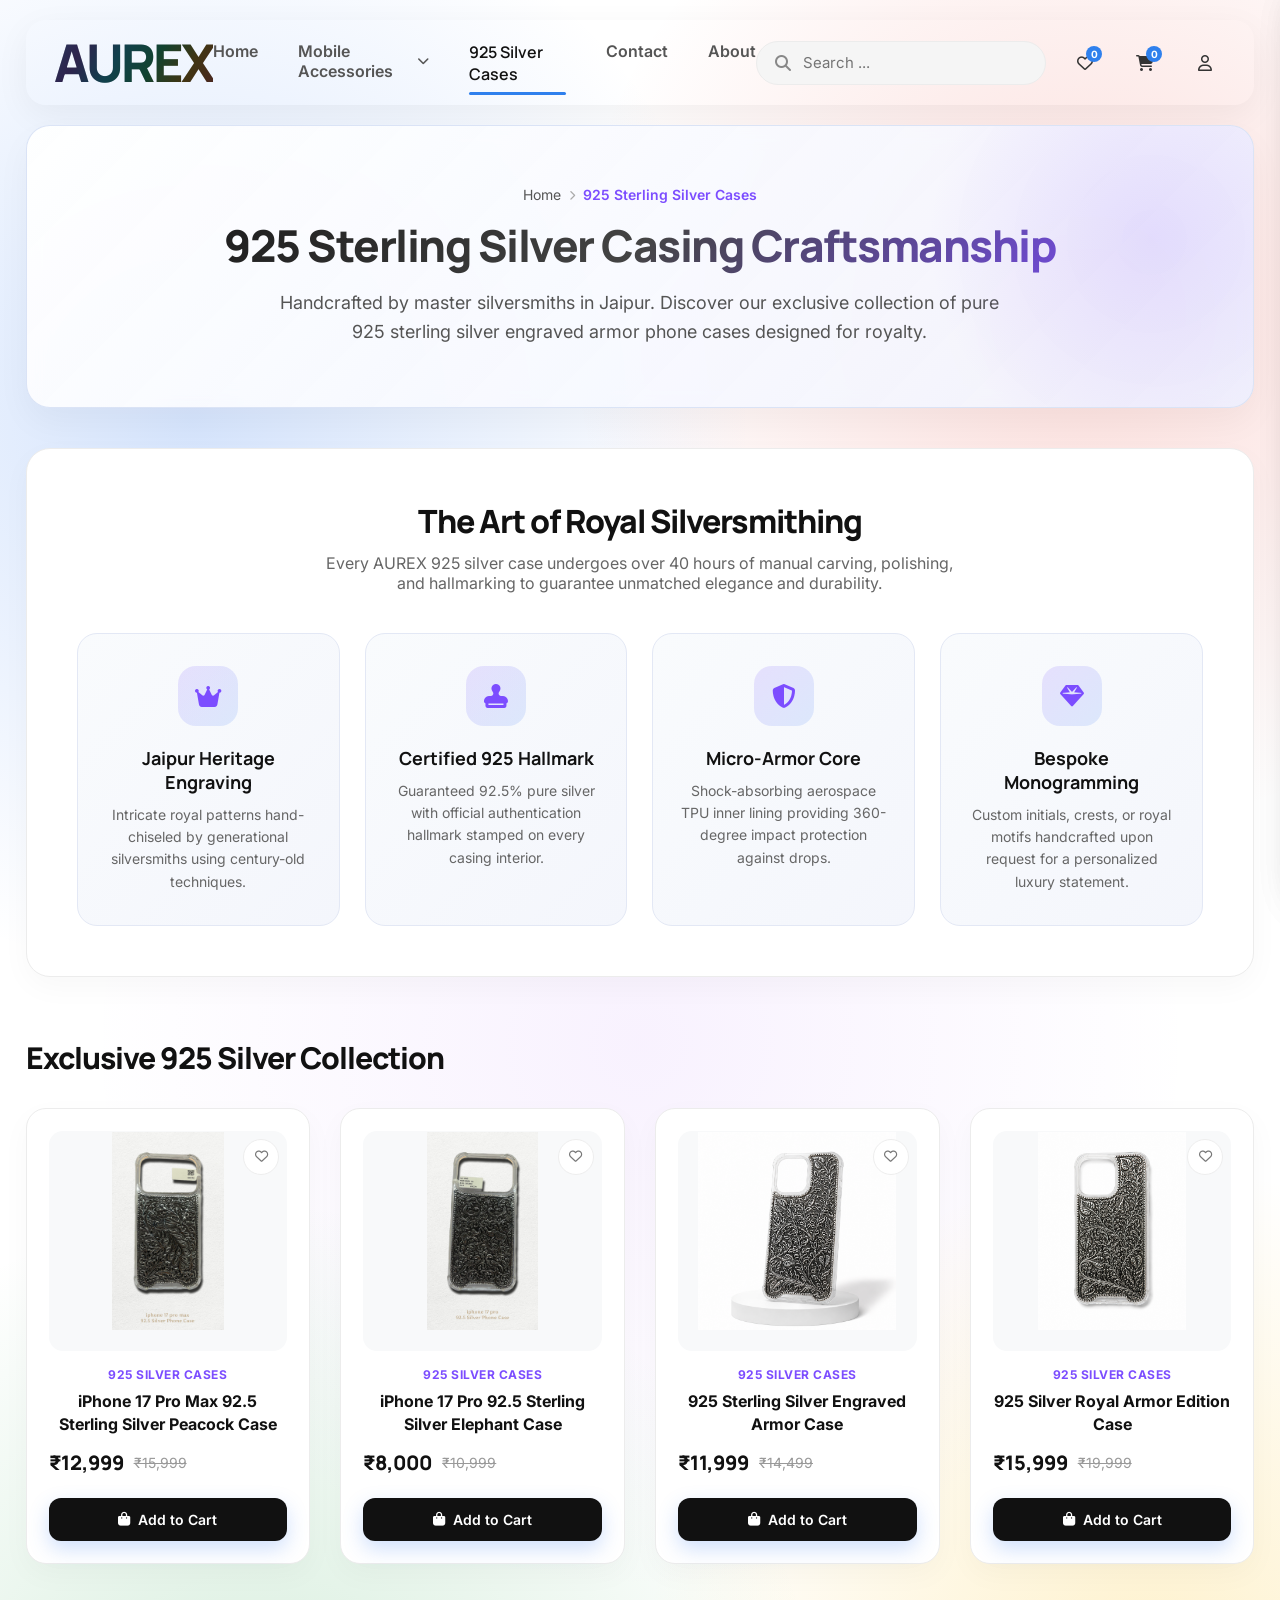
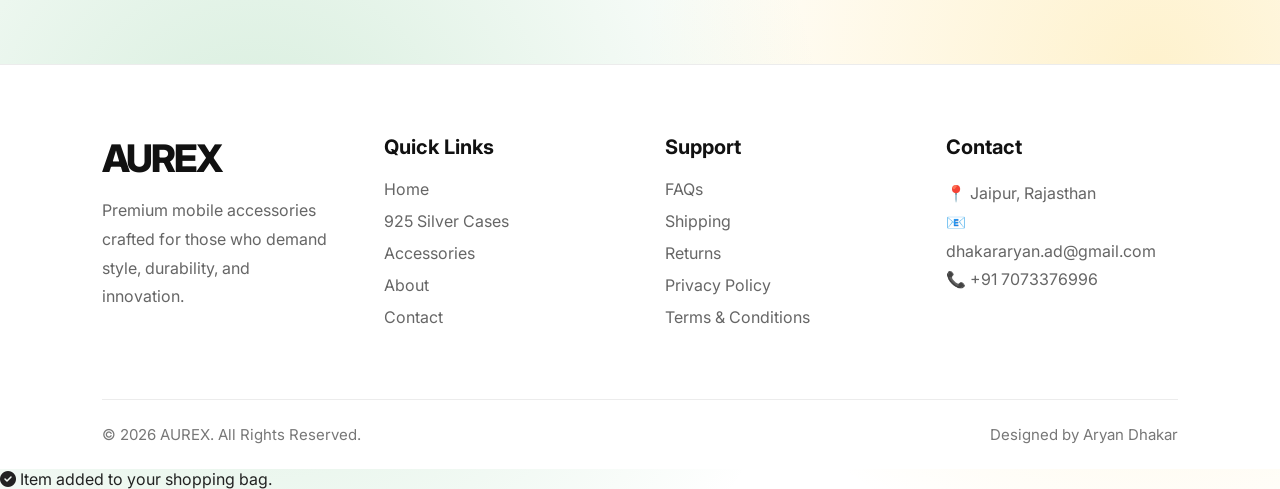
<file: FRONTEND PROJECT/silver.html>
<!DOCTYPE html>
<html lang="en">

<head>
    <meta charset="UTF-8">
    <meta name="viewport" content="width=device-width, initial-scale=1.0">
    <title>925 Sterling Silver Cases Collection - AUREX</title>
    <link rel="stylesheet" href="style_silver.css">
    <link rel="stylesheet" href="style_cart.css">
    <link rel="stylesheet" href="https://cdnjs.cloudflare.com/ajax/libs/font-awesome/6.7.2/css/all.min.css">
    <script src="data.js"></script>
</head>

<body>

    <!-- NAVBAR -->
    <nav class="navbar">

        <div class="logo">
            <a href="index.html">AUREX</a>
        </div>

        <ul class="nav-links">
            <li><a href="index.html">Home</a></li>
            <li class="dropdown">
                <a href="products.html">
                    Mobile Accessories
                    <i class="fa-solid fa-chevron-down"></i>
                </a>

                <ul class="dropdown-menu">
                    <li><a href="products.html?cat=cases">Phone Cases</a></li>
                    <li><a href="products.html?cat=powerbanks">Power Banks</a></li>
                    <li><a href="products.html?cat=chargers">Chargers</a></li>
                    <li><a href="products.html?cat=cables">Charging Cables</a></li>
                    <li><a href="products.html?cat=protectors">Screen Protectors</a></li>
                    <li><a href="products.html?cat=earbuds">Earbuds</a></li>
                </ul>
            </li>
            <li>
                <a href="silver.html" class="silver active">
                    925 Silver Cases
                </a>
            </li>
            <li><a href="contact.html">Contact</a></li>
            <li><a href="about.html">About</a></li>
        </ul>

        <div class="right-side">

            <div class="search-box">
                <i class="fa-solid fa-magnifying-glass"></i>
                <input type="text" id="navbarSearch" placeholder="Search ...">
            </div>

            <a href="#" class="icon">
                <i class="fa-regular fa-heart"></i>
                <span class="badge" id="wishlistCount">0</span>
            </a>

            <a href="#" class="icon">
                <i class="fa-solid fa-cart-shopping"></i>
                <span class="badge" id="cartCount">0</span>
            </a>

            <a href="#" class="icon">
                <i class="fa-regular fa-user"></i>
            </a>

            <button class="mobile-nav-toggle" id="mobileNavToggle" aria-label="Toggle Navigation Menu">
                <i class="fa-solid fa-bars"></i>
            </button>

        </div>

    </nav>

    <!-- SILVER PAGE HERO HEADER -->
    <section class="silver-header">
        <div class="breadcrumbs">
            <a href="index.html">Home</a>
            <i class="fa-solid fa-chevron-right"></i>
            <span>925 Sterling Silver Cases</span>
        </div>
        <h1>925 Sterling Silver Casing Craftsmanship</h1>
        <p>Handcrafted by master silversmiths in Jaipur. Discover our exclusive collection of pure 925 sterling silver
            engraved armor phone cases designed for royalty.</p>
    </section>

    <!-- CRAFTSMANSHIP SHOWCASE SECTION -->
    <section class="craftsmanship-section">
        <div class="craftsmanship-header">
            <h2>The Art of Royal Silversmithing</h2>
            <p>Every AUREX 925 silver case undergoes over 40 hours of manual carving, polishing, and hallmarking to
                guarantee unmatched elegance and durability.</p>
        </div>

        <div class="craft-grid">

            <div class="craft-card">
                <div class="craft-icon">
                    <i class="fa-solid fa-crown"></i>
                </div>
                <h3>Jaipur Heritage Engraving</h3>
                <p>Intricate royal patterns hand-chiseled by generational silversmiths using century-old techniques.</p>
            </div>

            <div class="craft-card">
                <div class="craft-icon">
                    <i class="fa-solid fa-stamp"></i>
                </div>
                <h3>Certified 925 Hallmark</h3>
                <p>Guaranteed 92.5% pure silver with official authentication hallmark stamped on every casing interior.
                </p>
            </div>

            <div class="craft-card">
                <div class="craft-icon">
                    <i class="fa-solid fa-shield-halved"></i>
                </div>
                <h3>Micro-Armor Core</h3>
                <p>Shock-absorbing aerospace TPU inner lining providing 360-degree impact protection against drops.</p>
            </div>

            <div class="craft-card">
                <div class="craft-icon">
                    <i class="fa-solid fa-gem"></i>
                </div>
                <h3>Bespoke Monogramming</h3>
                <p>Custom initials, crests, or royal motifs handcrafted upon request for a personalized luxury
                    statement.</p>
            </div>

        </div>
    </section>

    <!-- EXCLUSIVE 925 SILVER PRODUCTS GRID -->
    <main class="silver-products-section">
        <div class="section-heading">
            <h2>Exclusive 925 Silver Collection</h2>
        </div>

        <div class="silver-grid" id="silverProductGrid">
            <!-- Populated by JS -->
        </div>
    </main>

    <!-- FOOTER -->
    <footer class="footer">

        <div class="footer-container">

            <div class="footer-column">
                <h2 class="footer-logo">AUREX</h2>
                <p>Premium mobile accessories crafted for those who demand style, durability, and innovation.</p>
            </div>

            <div class="footer-column">
                <h3>Quick Links</h3>
                <ul>
                    <li><a href="index.html">Home</a></li>
                    <li><a href="silver.html">925 Silver Cases</a></li>
                    <li><a href="products.html">Accessories</a></li>
                    <li><a href="about.html">About</a></li>
                    <li><a href="contact.html">Contact</a></li>
                </ul>
            </div>

            <div class="footer-column">
                <h3>Support</h3>
                <ul>
                    <li><a href="#">FAQs</a></li>
                    <li><a href="#">Shipping</a></li>
                    <li><a href="#">Returns</a></li>
                    <li><a href="#">Privacy Policy</a></li>
                    <li><a href="#">Terms & Conditions</a></li>
                </ul>
            </div>

            <div class="footer-column">
                <h3>Contact</h3>
                <p>📍 Jaipur, Rajasthan</p>
                <p>📧 dhakararyan.ad@gmail.com</p>
                <p>📞 +91 7073376996</p>
            </div>

        </div>

        <div class="footer-bottom">
            <p>© 2026 AUREX. All Rights Reserved.</p>
            <p>Designed by Aryan Dhakar</p>
        </div>

    </footer>

    <!-- ADD-TO-CART NOTIFICATION -->
    <div id="cartToast" class="toast-notification">
        <i class="fa-solid fa-circle-check"></i> Item added to your shopping bag.
    </div>

    <!-- INTERACTIVE SCRIPTS -->
    <script>
        function initSilverPage() {
            // Cart Counter
            const cartCountEl = document.getElementById('cartCount');
            let cartCount = parseInt(localStorage.getItem('aurexCartCount') || '0', 10);

            function updateCartDisplay() {
                if (cartCountEl) {
                    cartCountEl.textContent = cartCount;
                    cartCountEl.classList.add('bounce');
                    setTimeout(() => cartCountEl.classList.remove('bounce'), 200);
                }
            }
            updateCartDisplay();
        }

        if (document.readyState === 'loading') {
            document.addEventListener('DOMContentLoaded', initSilverPage);
        } else {
            initSilverPage();
        }
    </script>
    <script>
        document.addEventListener('DOMContentLoaded', () => {
            const grid = document.getElementById('silverProductGrid');
            if(grid) {
                const products = window.getAurexProducts();
                const silverProducts = products.filter(p => p.category.toLowerCase().includes('silver'));
                
                let html = '';
                silverProducts.forEach(p => {
                    const priceFormatted = '₹' + parseInt(p.price).toLocaleString('en-IN');
                    const oldPriceFormatted = p.oldPrice ? '₹' + parseInt(p.oldPrice).toLocaleString('en-IN') : '';

                    html += `
                        <div class="product-card" data-id="${p.id}" data-category="${p.category}" data-price="${p.price}" data-title="${p.title}" data-img="${p.image}">
                            <button class="wishlist-btn" title="Add to Wishlist"><i class="fa-regular fa-heart"></i></button>
                            <div class="product-img-wrapper">
                                <img src="${p.image}" alt="${p.title}" class="product-img">
                            </div>
                            <div class="product-info">
                                <div class="product-category">${p.category}</div>
                                <a href="#" class="product-title">${p.title}</a>
                                <div class="price-row">
                                    <span class="price">${priceFormatted}</span>
                                    <span class="old-price">${oldPriceFormatted}</span>
                                </div>
                                <button class="add-to-cart"><i class="fa-solid fa-bag-shopping"></i> Add to Cart</button>
                            </div>
                        </div>
                    `;
                });
                grid.innerHTML = html;
                
                if (typeof window.initWishlist === 'function') {
                    window.initWishlist();
                }
            }
        });
    </script>
    <!-- Cart System Script -->
    <script src="cart.js"></script>
    <script src="wishlist.js"></script>
</body>

</html>
</file>
<file: FRONTEND PROJECT/style_index.css>
@import url('https://fonts.googleapis.com/css2?family=Inter:wght@400;500;600;700&family=Manrope:wght@400;500;600;700;800&display=swap');

/* Reset */
* {
    margin: 0;
    padding: 0;
    box-sizing: border-box;
}

body {
    min-height: 100vh;
    font-family: 'Inter', sans-serif;
    color: #222;
    background:
        radial-gradient(circle at 15% 20%,
            rgba(66, 133, 244, .22) 0%,
            transparent 28%),

        radial-gradient(circle at 85% 15%,
            rgba(234, 67, 53, .18) 0%,
            transparent 25%),

        radial-gradient(circle at 20% 85%,
            rgba(52, 168, 83, .20) 0%,
            transparent 28%),

        radial-gradient(circle at 90% 80%,
            rgba(251, 188, 5, .20) 0%,
            transparent 25%),

        radial-gradient(circle at 50% 50%,
            rgba(168, 85, 247, .08) 0%,
            transparent 45%),

        #ffffff;

    background-repeat: no-repeat;
    background-size: cover;
}

* {
    margin: 0;
    padding: 0;
    box-sizing: border-box;
    font-family: 'Inter', sans-serif;
}


/* NAVBAR */

.navbar {

    width: 96%;
    height: 85px;

    margin: 20px auto;



    border-radius: 20px;

    display: flex;
    align-items: center;
    justify-content: space-between;

    padding: 0 28px;

    box-shadow:
        0 10px 35px rgba(0, 0, 0, .05);
}

/* Logo */

.logo img {

    height: 48px;
}



.logo {
    font-family: "Manrope", sans-serif;
    font-size: 52px;
    font-weight: 800;
    letter-spacing: -3px;

    /* Base black */
    color: #111;

    /* Subtle rainbow overlay */
    background:
        linear-gradient(120deg,
            rgba(66, 133, 244, .35),
            rgba(124, 77, 255, .25),
            rgba(0, 201, 255, .25),
            rgba(0, 208, 132, .25),
            rgba(255, 193, 7, .20),
            rgba(255, 82, 82, .25)),
        linear-gradient(#111, #111);

    background-blend-mode: screen;

    -webkit-background-clip: text;
    background-clip: text;
    -webkit-text-fill-color: transparent;
}

.logo a {
    color: #000;
    font-family: 'Manrope', sans-serif;
    text-decoration: none;
}

.logo span {
    background: linear-gradient(90deg,
            #4285F4,
            #7C4DFF,
            #00C2A8);

    -webkit-background-clip: text;
    -webkit-text-fill-color: transparent;
    background-clip: text;
}

.logo:hover {
    transform: translateY(-1px);
}

/* Links */

.nav-links {

    display: flex;
    list-style: none;
    gap: 40px;
}

.nav-links a {

    text-decoration: none;
    color: #555;

    font-weight: 600;

    transition: .3s;
}

.nav-links a:hover {

    color: #2f80ed;
}

.nav-links .active {

    color: #2f80ed;
    position: relative;
}

.nav-links .active::after {

    content: "";

    width: 100%;
    height: 3px;

    border-radius: 10px;

    background: #2f80ed;

    position: absolute;

    left: 0;
    bottom: -10px;
}

/* Right Side */

.right-side {

    display: flex;
    align-items: center;
    gap: 18px;
}

/* Mobile Toggle Button */
.mobile-nav-toggle {
    display: none;
    background: #f5f5f5;
    border: 1px solid #ececec;
    width: 42px;
    height: 42px;
    border-radius: 50%;
    align-items: center;
    justify-content: center;
    font-size: 18px;
    color: #111;
    cursor: pointer;
    transition: all 0.3s ease;
    z-index: 10001;
}

.mobile-nav-toggle:hover,
.mobile-nav-toggle.active {
    background: #2f80ed;
    color: #fff;
    border-color: #2f80ed;
}

/* Nav Overlay Backdrop */
.nav-overlay {
    position: fixed;
    top: 0;
    left: 0;
    width: 100vw;
    height: 100vh;
    background: rgba(0, 0, 0, 0.4);
    backdrop-filter: blur(4px);
    -webkit-backdrop-filter: blur(4px);
    z-index: 9990;
    opacity: 0;
    visibility: hidden;
    transition: all 0.3s ease;
}

.nav-overlay.active {
    opacity: 1;
    visibility: visible;
}

/* Search */

.search-box {

    width: 290px;
    height: 44px;

    background: #f5f5f5;

    border: 1px solid #ececec;

    border-radius: 30px;

    display: flex;
    align-items: center;

    padding: 0 18px;

    gap: 12px;
}

.search-box i {

    color: #888;
}

.search-box input {

    flex: 1;

    border: none;
    outline: none;

    background: transparent;

    font-size: 15px;
}

/* Icons */

.icon {
    width: 42px;
    height: 42px;
    border-radius: 50%;
    display: flex;
    align-items: center;
    justify-content: center;
    text-decoration: none;
    color: #333;
    transition: .3s;
    position: relative;
}

.icon:hover {
    background: #f3f3f3;
    color: #2f80ed;
    transform: translateY(-2px);
}

.icon .badge {
    position: absolute;
    top: 4px;
    right: 4px;
    background: #2f80ed;
    color: #fff;
    font-size: 10px;
    font-weight: 700;
    width: 16px;
    height: 16px;
    border-radius: 50%;
    display: flex;
    align-items: center;
    justify-content: center;
    transition: transform 0.2s ease;
}

.icon .badge.bounce {
    transform: scale(1.3);
}

/* Dropdown */

.dropdown {
    position: relative;
}

.dropdown>a {
    display: flex;
    align-items: center;
    gap: 6px;
}

.dropdown i {
    font-size: 12px;
    transition: .3s;
}

.dropdown:hover i {
    transform: rotate(180deg);
}

/* Menu */

.dropdown-menu {
    position: absolute;
    top: 50px;
    left: 50%;
    transform: translateX(-50%) translateY(10px);

    width: 220px;

    background: rgba(255, 255, 255, 0.88);
    backdrop-filter: blur(20px);
    -webkit-backdrop-filter: blur(20px);

    border: 1px solid rgba(0, 0, 0, .06);
    border-radius: 18px;

    list-style: none;
    padding: 10px;

    box-shadow: 0 15px 40px rgba(0, 0, 0, .08);

    opacity: 0;
    visibility: hidden;

    transition: all .3s ease;

    z-index: 999;
}

/* Show on Hover */

.dropdown:hover .dropdown-menu {
    opacity: 1;
    visibility: visible;
    transform: translateX(-50%) translateY(0);
}

/* Items */

.dropdown-menu li {
    margin: 4px 0;
}

.dropdown-menu li a {
    display: block;
    padding: 12px 16px;

    border-radius: 12px;

    color: #333;
    text-decoration: none;
    font-weight: 500;

    transition: .25s;
}

.dropdown-menu li a:hover {
    background: #f4f4f4;
    color: #2F80ED;
    padding-left: 22px;
}

.silver {
    position: relative;
    display: inline-block;

    font-family: "Manrope", sans-serif;
    font-weight: 400;
    color: #111;

    text-decoration: none;

    background:
        linear-gradient(110deg,
            #111 0%,
            #111 35%,
            rgba(66, 133, 244, .55) 42%,
            rgba(255, 255, 255, .9) 48%,
            rgba(124, 77, 255, .45) 54%,
            rgba(0, 201, 255, .35) 60%,
            #111 68%,
            #111 100%);

    background-size: 250% 100%;

    -webkit-background-clip: text;
    -webkit-text-fill-color: transparent;

    animation: geminiShine 10s linear infinite;
}

@keyframes geminiShine {

    0% {
        background-position: -250% 0;
    }

    100% {
        background-position: 250% 0;
    }

}

.slider {
    width: 100%;
    height: 80vh;
    position: relative;
    overflow: hidden;
    border-radius: 24px;
    box-shadow: 0 20px 50px rgba(0, 0, 0, 0.08);
    background: #f8f8f8;
}

.slide {
    position: absolute;
    width: 100%;
    height: 100%;

    object-fit: cover;

    opacity: 0;

    transition: opacity 1s ease;
}

.slide.active {
    opacity: 1;
}

/* ==========================
        FOOTER
========================== */

.footer {

    margin-top: 100px;

    background: #fff;

    border-top: 1px solid #ececec;

    padding: 70px 8% 25px;
}

.footer-container {

    display: grid;

    grid-template-columns: repeat(auto-fit, minmax(220px, 1fr));

    gap: 50px;
}

.footer-logo {

    font-size: 38px;

    font-weight: 800;

    color: #111;

    margin-bottom: 15px;

    letter-spacing: -2px;
}

.footer-column p {

    color: #666;

    line-height: 1.8;
}

.footer-column h3 {

    color: #111;

    margin-bottom: 20px;

    font-size: 20px;
}

.footer-column ul {

    list-style: none;
}

.footer-column ul li {

    margin: 12px 0;
}

.footer-column ul li a {

    text-decoration: none;

    color: #666;

    transition: .3s;
}

.footer-column ul li a:hover {

    color: #4285F4;

    padding-left: 6px;
}

/* Social Icons */

.socials {

    margin-top: 25px;

    display: flex;

    gap: 15px;
}

.socials a {

    width: 45px;

    height: 45px;

    display: flex;

    align-items: center;

    justify-content: center;

    border-radius: 50%;

    text-decoration: none;

    color: #111;

    background: #f5f5f5;

    transition: .35s;
}

.socials a:hover {

    background: linear-gradient(135deg,
            #4285F4,
            #7C4DFF,
            #00D4FF);

    color: #fff;

    transform: translateY(-5px);
}

/* Bottom */

.footer-bottom {

    margin-top: 60px;

    padding-top: 25px;

    border-top: 1px solid #ececec;

    display: flex;

    justify-content: space-between;

    flex-wrap: wrap;

    gap: 10px;
}

.footer-bottom p {

    color: #777;

    font-size: 15px;
}

/* Responsive */

@media(max-width:768px) {

    .footer {

        padding: 60px 25px;
    }

    .footer-bottom {

        justify-content: center;

        text-align: center;
    }

}

/* ===========================
        FEATURES SECTION
=========================== */

.features {

    width: 100%;
    padding: 100px 8%;
}

.section-title {

    text-align: center;
    margin-bottom: 70px;
}

.section-title h2 {

    font-size: 42px;
    font-weight: 800;
    color: #111;
    margin-bottom: 15px;
}

.section-title p {

    color: #777;
    font-size: 18px;
}

.feature-container {

    display: grid;
    grid-template-columns: repeat(auto-fit, minmax(250px, 1fr));
    gap: 30px;
}

.feature-card {

    background: #fff;

    padding: 40px 30px;

    border-radius: 24px;

    text-align: center;

    border: 1px solid #ececec;

    transition: .4s;

    position: relative;

    overflow: hidden;
}

/* Gemini Glow */

.feature-card::before {

    content: "";

    position: absolute;

    top: -60%;
    left: -60%;

    width: 220%;
    height: 220%;

    background:
        radial-gradient(circle,
            rgba(66, 133, 244, .15),
            rgba(124, 77, 255, .12),
            rgba(0, 212, 255, .10),
            transparent 70%);

    opacity: 0;

    transition: .5s;
}

.feature-card:hover::before {

    opacity: 1;
}

.feature-card:hover {

    transform: translateY(-10px);

    box-shadow: 0 20px 45px rgba(0, 0, 0, .08);
}

.feature-icon {

    width: 80px;
    height: 80px;

    margin: auto;

    border-radius: 50%;

    display: flex;
    justify-content: center;
    align-items: center;

    font-size: 34px;

    color: #4285F4;

    background: linear-gradient(135deg,
            rgba(66, 133, 244, .12),
            rgba(124, 77, 255, .10),
            rgba(0, 212, 255, .10));

    margin-bottom: 25px;

    transition: .4s;
}

.feature-card:hover .feature-icon {

    transform: rotate(8deg) scale(1.1);

    background: linear-gradient(135deg,
            #4285F4,
            #7C4DFF,
            #00D4FF);

    color: #fff;
}

.feature-card h3 {

    font-size: 24px;

    margin-bottom: 15px;

    color: #111;
}

.feature-card p {

    color: #666;

    line-height: 1.7;

    font-size: 15px;
}

/* Responsive */

@media(max-width:768px) {

    .features {

        padding: 70px 25px;
    }

    .section-title h2 {

        font-size: 32px;
    }

}

.products {
    padding: 100px 8%;
}

.product-card {

    background: #fff;

    border-radius: 20px;

    padding: 25px;

    text-align: center;

    box-shadow: 0 10px 30px rgba(0, 0, 0, .08);
}

.product-img {

    width: 100%;

    height: 220px;

    object-fit: contain;

    display: block;

    margin: 0 auto 20px;

    transition: .35s ease;
}

.product-card:hover .product-img {

    transform: scale(1.05);
}

.product-grid {

    display: grid;

    grid-template-columns: repeat(auto-fit, minmax(260px, 1fr));

    gap: 30px;

    margin-top: 60px;
}

.add-to-cart {

    width: 100%;

    padding: 14px 20px;

    margin-top: 18px;

    border: none;

    border-radius: 14px;

    background: linear-gradient(135deg,
            #4285F4,
            #7C4DFF,
            #00D4FF);

    color: #fff;

    font-size: 16px;

    font-weight: 600;

    font-family: inherit;

    display: flex;

    justify-content: center;

    align-items: center;

    gap: 10px;

    cursor: pointer;

    transition: all .35s ease;

    box-shadow: 0 8px 20px rgba(66, 133, 244, .25);
}

.add-to-cart:hover {

    transform: translateY(-3px);

    background: linear-gradient(135deg,
            #5A95FF,
            #8A63FF,
            #35D9FF);

    box-shadow: 0 15px 30px rgba(66, 133, 244, .35);
}

.add-to-cart:active {

    transform: scale(.97);
}

.add-to-cart i {

    transition: transform .3s ease;
}

.add-to-cart:hover i {

    transform: translateX(-4px);
}

/* ==========================================
   RESPONSIVE MEDIA QUERIES (DESKTOP & MOBILE)
   ========================================== */

@media (max-width: 1200px) {
    .navbar {
        width: 98%;
        padding: 0 20px;
    }

    .nav-links {
        gap: 25px;
    }

    .search-box {
        width: 220px;
    }
}

@media (max-width: 992px) {
    html, body {
        overflow-x: hidden;
    }

    .navbar {
        height: 70px;
        margin: 12px auto;
        padding: 0 16px;
        position: relative;
        z-index: 9995;
        background: rgba(255, 255, 255, 0.95);
        backdrop-filter: blur(12px);
        -webkit-backdrop-filter: blur(12px);
    }

    .logo {
        font-size: 34px;
    }

    .search-box {
        width: 160px;
        height: 38px;
    }

    .search-box input {
        font-size: 13px;
    }

    .mobile-nav-toggle {
        display: flex;
    }

    /* Mobile Side Navigation Drawer */
    .nav-links {
        position: fixed;
        top: 0;
        right: -320px;
        width: 300px;
        max-width: 85vw;
        height: 100vh;
        background: #ffffff;
        box-shadow: -10px 0 30px rgba(0, 0, 0, 0.12);
        flex-direction: column;
        justify-content: flex-start;
        align-items: stretch;
        padding: 90px 24px 40px;
        gap: 0;
        z-index: 10000;
        transition: right 0.35s cubic-bezier(0.16, 1, 0.3, 1);
        overflow-y: auto;
    }

    .nav-links.mobile-active {
        right: 0;
    }

    .nav-links li {
        width: 100%;
        border-bottom: 1px solid #f3f4f6;
    }

    .nav-links a {
        display: flex;
        align-items: center;
        justify-content: space-between;
        padding: 16px 8px;
        font-size: 16px;
        font-weight: 600;
        color: #111;
        width: 100%;
    }

    .nav-links .active::after {
        display: none;
    }

    /* Mobile Accordion Dropdown */
    .dropdown .dropdown-menu {
        position: static;
        transform: none;
        width: 100%;
        box-shadow: none;
        border: none;
        border-radius: 12px;
        background: #f8fafc;
        display: none;
        opacity: 1;
        visibility: visible;
        margin: 4px 0 12px 0;
        padding: 6px;
    }

    .dropdown.mobile-open .dropdown-menu {
        display: block;
    }

    .dropdown.mobile-open > a i {
        transform: rotate(180deg);
    }
}

@media (max-width: 768px) {
    .navbar {
        height: 64px;
        border-radius: 16px;
    }

    .logo {
        font-size: 28px;
    }

    .search-box {
        display: none;
    }

    .slider {
        height: clamp(220px, 45vh, 420px);
        border-radius: 16px;
    }

    .features {
        padding: 50px 16px;
    }

    .section-title h2 {
        font-size: 28px;
    }

    .section-title p {
        font-size: 15px;
    }

    .feature-container {
        grid-template-columns: 1fr;
        gap: 20px;
    }

    .feature-card {
        padding: 28px 20px;
    }

    .products {
        padding: 50px 16px;
    }

    .product-grid {
        grid-template-columns: repeat(2, 1fr);
        gap: 14px;
        margin-top: 30px;
    }

    .product-card {
        padding: 14px;
        border-radius: 16px;
    }

    .product-img {
        height: 140px;
        margin-bottom: 12px;
    }

    .product-card h3 {
        font-size: 14px;
        line-height: 1.3;
    }

    .product-card .price {
        font-size: 16px;
    }

    .add-to-cart {
        padding: 10px 14px;
        font-size: 13px;
        border-radius: 10px;
    }

    .footer {
        padding: 50px 20px 25px;
        margin-top: 50px;
    }

    .footer-container {
        grid-template-columns: 1fr;
        gap: 30px;
    }
}

@media (max-width: 480px) {
    .product-grid {
        grid-template-columns: repeat(2, 1fr);
        gap: 10px;
    }

    .product-card {
        padding: 10px;
    }

    .product-img {
        height: 120px;
    }

    .logo {
        font-size: 24px;
    }

    .right-side {
        gap: 8px;
    }

    .icon {
        width: 36px;
        height: 36px;
        font-size: 14px;
    }
}
</file>
<file: FRONTEND PROJECT/style_cart.css>
/* ==========================================
   AUREX CART DRAWER & NOTIFICATIONS STYLES
   ========================================== */

/* Cart Overlay */
.cart-overlay {
    position: fixed;
    top: 0;
    left: 0;
    width: 100vw;
    height: 100vh;
    background: rgba(0, 0, 0, 0.5);
    backdrop-filter: blur(4px);
    z-index: 9998;
    opacity: 0;
    visibility: hidden;
    transition: opacity 0.3s ease, visibility 0.3s ease;
}

.cart-overlay.active {
    opacity: 1;
    visibility: visible;
}

/* Cart Drawer */
.cart-drawer {
    position: fixed;
    top: 0;
    right: -450px;
    width: 420px;
    max-width: 90vw;
    height: 100vh;
    background: #ffffff;
    box-shadow: -10px 0 40px rgba(0, 0, 0, 0.15);
    z-index: 9999;
    display: flex;
    flex-direction: column;
    transition: right 0.35s cubic-bezier(0.16, 1, 0.3, 1);
}

.cart-drawer.active {
    right: 0;
}

/* Drawer Header */
.cart-header {
    padding: 24px 28px;
    border-bottom: 1px solid #edf2f7;
    display: flex;
    align-items: center;
    justify-content: space-between;
    background: #ffffff;
}

.cart-header-title {
    display: flex;
    align-items: center;
    gap: 12px;
}

.cart-header-title h3 {
    font-family: 'Manrope', sans-serif;
    font-size: 20px;
    font-weight: 700;
    color: #111827;
    margin: 0;
}

.cart-header-title i {
    font-size: 20px;
    color: #2f80ed;
}

.cart-close-btn {
    background: #f3f4f6;
    border: none;
    width: 36px;
    height: 36px;
    border-radius: 50%;
    display: flex;
    align-items: center;
    justify-content: center;
    font-size: 16px;
    color: #4b5563;
    cursor: pointer;
    transition: background 0.2s ease, transform 0.2s ease;
}

.cart-close-btn:hover {
    background: #e5e7eb;
    color: #111827;
    transform: rotate(90deg);
}

/* Drawer Body / Items List */
.cart-body {
    flex: 1;
    overflow-y: auto;
    padding: 20px 24px;
    display: flex;
    flex-direction: column;
    gap: 16px;
}

.cart-body::-webkit-scrollbar {
    width: 6px;
}

.cart-body::-webkit-scrollbar-thumb {
    background: #cbd5e1;
    border-radius: 4px;
}

/* Single Cart Item */
.cart-item {
    display: flex;
    gap: 16px;
    padding: 16px;
    background: #f9fafb;
    border: 1px solid #f3f4f6;
    border-radius: 16px;
    align-items: center;
    position: relative;
    transition: transform 0.2s ease, box-shadow 0.2s ease;
}

.cart-item:hover {
    transform: translateY(-2px);
    box-shadow: 0 4px 12px rgba(0, 0, 0, 0.04);
}

.cart-item-img {
    width: 75px;
    height: 75px;
    border-radius: 12px;
    object-fit: cover;
    background: #ffffff;
    border: 1px solid #e5e7eb;
    padding: 4px;
}

.cart-item-details {
    flex: 1;
    display: flex;
    flex-direction: column;
    gap: 4px;
}

.cart-item-category {
    font-size: 11px;
    font-weight: 600;
    color: #2f80ed;
    text-transform: uppercase;
    letter-spacing: 0.5px;
}

.cart-item-title {
    font-size: 14px;
    font-weight: 600;
    color: #1f2937;
    line-height: 1.3;
    display: -webkit-box;
    -webkit-line-clamp: 2;
    -webkit-box-orient: vertical;
    overflow: hidden;
}

.cart-item-price {
    font-size: 15px;
    font-weight: 700;
    color: #111827;
    margin-top: 2px;
}

/* Quantity Control */
.cart-qty-ctrl {
    display: inline-flex;
    align-items: center;
    background: #ffffff;
    border: 1px solid #d1d5db;
    border-radius: 8px;
    margin-top: 6px;
    overflow: hidden;
}

.cart-qty-btn {
    background: transparent;
    border: none;
    width: 28px;
    height: 28px;
    font-size: 14px;
    font-weight: 600;
    color: #374151;
    cursor: pointer;
    display: flex;
    align-items: center;
    justify-content: center;
    transition: background 0.15s ease;
}

.cart-qty-btn:hover {
    background: #f3f4f6;
    color: #111827;
}

.cart-qty-num {
    padding: 0 10px;
    font-size: 13px;
    font-weight: 600;
    color: #111827;
    min-width: 24px;
    text-align: center;
}

.cart-item-remove {
    background: transparent;
    border: none;
    color: #9ca3af;
    cursor: pointer;
    font-size: 15px;
    padding: 6px;
    border-radius: 8px;
    transition: color 0.2s ease, background 0.2s ease;
}

.cart-item-remove:hover {
    color: #ef4444;
    background: #fee2e2;
}

/* Empty Cart State */
.cart-empty {
    display: flex;
    flex-direction: column;
    align-items: center;
    justify-content: center;
    text-align: center;
    padding: 60px 20px;
    gap: 16px;
    margin: auto 0;
}

.cart-empty i {
    font-size: 56px;
    color: #cbd5e1;
}

.cart-empty h4 {
    font-size: 18px;
    font-weight: 700;
    color: #1e293b;
    margin: 0;
}

.cart-empty p {
    font-size: 14px;
    color: #64748b;
    max-width: 240px;
    line-height: 1.4;
}

.cart-empty-btn {
    display: inline-block;
    margin-top: 8px;
    padding: 12px 24px;
    background: linear-gradient(135deg, #2f80ed, #1c65c9);
    color: #ffffff;
    font-weight: 600;
    border-radius: 12px;
    text-decoration: none;
    transition: transform 0.2s ease, box-shadow 0.2s ease;
}

.cart-empty-btn:hover {
    transform: translateY(-2px);
    box-shadow: 0 6px 20px rgba(47, 128, 237, 0.35);
}

/* Drawer Footer */
.cart-footer {
    padding: 24px 28px;
    border-top: 1px solid #edf2f7;
    background: #ffffff;
    display: flex;
    flex-direction: column;
    gap: 14px;
}

.cart-summary-row {
    display: flex;
    justify-content: space-between;
    align-items: center;
    font-size: 14px;
    color: #4b5563;
}

.cart-summary-row.total {
    font-size: 18px;
    font-weight: 700;
    color: #111827;
    padding-top: 8px;
    border-top: 1px stroke #f3f4f6;
}

.cart-checkout-btn {
    width: 100%;
    padding: 14px 20px;
    background: linear-gradient(135deg, #111827, #1f2937);
    color: #ffffff;
    font-size: 15px;
    font-weight: 700;
    border: none;
    border-radius: 14px;
    cursor: pointer;
    display: flex;
    align-items: center;
    justify-content: center;
    gap: 10px;
    transition: background 0.2s ease, transform 0.2s ease, box-shadow 0.2s ease;
}

.cart-checkout-btn:hover {
    background: linear-gradient(135deg, #2f80ed, #1c65c9);
    transform: translateY(-2px);
    box-shadow: 0 8px 25px rgba(47, 128, 237, 0.3);
}

.cart-clear-btn {
    background: transparent;
    border: none;
    color: #6b7280;
    font-size: 13px;
    font-weight: 600;
    cursor: pointer;
    align-self: center;
    text-decoration: underline;
    transition: color 0.2s ease;
}

.cart-clear-btn:hover {
    color: #ef4444;
}

/* Toast Alert Notification */
.cart-toast {
    position: fixed;
    bottom: 30px;
    right: 30px;
    background: #111827;
    color: #ffffff;
    padding: 14px 22px;
    border-radius: 14px;
    box-shadow: 0 10px 30px rgba(0, 0, 0, 0.25);
    display: flex;
    align-items: center;
    gap: 12px;
    font-size: 14px;
    font-weight: 600;
    z-index: 10000;
    transform: translateY(100px);
    opacity: 0;
    transition: transform 0.3s cubic-bezier(0.16, 1, 0.3, 1), opacity 0.3s ease;
}

.cart-toast.show {
    transform: translateY(0);
    opacity: 1;
}

.cart-toast i {
    color: #10b981;
    font-size: 18px;
}

/* Badge animation */
@keyframes cartBounce {
    0% { transform: scale(1); }
    50% { transform: scale(1.4); }
    100% { transform: scale(1); }
}

.badge.bounce {
    animation: cartBounce 0.3s ease;
}

@media (max-width: 480px) {
    .cart-drawer {
        width: 100vw;
        max-width: 100vw;
        right: -100vw;
    }

    .cart-header {
        padding: 18px 20px;
    }

    .cart-body {
        padding: 16px;
    }

    .cart-footer {
        padding: 18px 20px;
    }

    .cart-toast {
        bottom: 20px;
        left: 20px;
        right: 20px;
        width: auto;
    }
}
</file>
<file: FRONTEND PROJECT/style_about.css>
@import url('style_index.css');

/* ABOUT PAGE HEADER HERO */
.about-header {
    width: 96%;
    margin: 10px auto 40px;
    padding: 60px 40px;
    background: linear-gradient(135deg, rgba(255, 255, 255, 0.92), rgba(245, 247, 255, 0.85));
    backdrop-filter: blur(10px);
    -webkit-backdrop-filter: blur(10px);
    border: 1px solid rgba(230, 235, 245, 0.8);
    border-radius: 24px;
    box-shadow: 0 15px 35px rgba(0, 0, 0, 0.03);
    text-align: center;
    position: relative;
    overflow: hidden;
}

.about-header::before {
    content: '';
    position: absolute;
    top: -50%;
    left: -10%;
    width: 450px;
    height: 450px;
    background: radial-gradient(circle, rgba(168, 85, 247, 0.12), transparent 70%);
    pointer-events: none;
}

.breadcrumbs {
    display: flex;
    align-items: center;
    justify-content: center;
    gap: 8px;
    font-size: 14px;
    color: #777;
    margin-bottom: 12px;
}

.breadcrumbs a {
    color: #555;
    text-decoration: none;
    transition: color .2s;
}

.breadcrumbs a:hover {
    color: #2f80ed;
}

.breadcrumbs i {
    font-size: 10px;
    color: #aaa;
}

.breadcrumbs span {
    color: #2f80ed;
    font-weight: 600;
}

.about-header h1 {
    font-size: 44px;
    font-weight: 800;
    color: #111;
    font-family: 'Manrope', sans-serif;
    letter-spacing: -1.5px;
    margin-bottom: 14px;
}

.about-header p {
    color: #555;
    font-size: 18px;
    max-width: 720px;
    margin: 0 auto;
    line-height: 1.6;
}

/* ABOUT MAIN CONTAINER */
.about-container {
    width: 96%;
    margin: 0 auto 80px;
    display: flex;
    flex-direction: column;
    gap: 60px;
}

/* STORY SECTION */
.story-section {
    display: grid;
    grid-template-columns: 1fr 1fr;
    gap: 50px;
    align-items: center;
    background: #ffffff;
    border-radius: 24px;
    padding: 50px;
    border: 1px solid #ececec;
    box-shadow: 0 10px 30px rgba(0, 0, 0, 0.03);
}

.story-content h2 {
    font-size: 32px;
    font-weight: 800;
    color: #111;
    font-family: 'Manrope', sans-serif;
    letter-spacing: -1px;
    margin-bottom: 20px;
}

.story-content p {
    font-size: 16px;
    color: #555;
    line-height: 1.7;
    margin-bottom: 16px;
}

.story-stats {
    display: grid;
    grid-template-columns: repeat(3, 1fr);
    gap: 20px;
    margin-top: 30px;
    padding-top: 25px;
    border-top: 1px solid #eee;
}

.stat-item h4 {
    font-size: 28px;
    font-weight: 800;
    color: #2f80ed;
    font-family: 'Manrope', sans-serif;
}

.stat-item p {
    font-size: 13px;
    color: #777;
    margin-bottom: 0;
    font-weight: 600;
}

.story-media {
    position: relative;
    border-radius: 20px;
    overflow: hidden;
    background: linear-gradient(135deg, #f0f4fd, #e5ecfb);
    padding: 30px;
    display: flex;
    align-items: center;
    justify-content: center;
    border: 1px solid #e0e8f7;
}

.story-media img {
    max-width: 85%;
    height: auto;
    filter: drop-shadow(0 15px 30px rgba(0, 0, 0, 0.12));
    transition: transform .4s ease;
}

.story-media:hover img {
    transform: scale(1.05);
}

/* CORE VALUES SECTION */
.values-header {
    text-align: center;
    margin-bottom: 35px;
}

.values-header h2 {
    font-size: 32px;
    font-weight: 800;
    color: #111;
    font-family: 'Manrope', sans-serif;
    letter-spacing: -1px;
    margin-bottom: 10px;
}

.values-header p {
    font-size: 16px;
    color: #666;
}

.values-grid {
    display: grid;
    grid-template-columns: repeat(4, 1fr);
    gap: 25px;
}

.value-card {
    background: #ffffff;
    border-radius: 20px;
    padding: 35px 25px;
    border: 1px solid #ececec;
    box-shadow: 0 10px 30px rgba(0, 0, 0, 0.03);
    text-align: center;
    transition: transform .35s ease, box-shadow .35s ease, border-color .35s ease;
}

.value-card:hover {
    transform: translateY(-6px);
    box-shadow: 0 18px 40px rgba(66, 133, 244, 0.12);
    border-color: rgba(66, 133, 244, 0.3);
}

.value-icon {
    width: 65px;
    height: 65px;
    margin: 0 auto 22px;
    border-radius: 20px;
    background: linear-gradient(135deg, rgba(66, 133, 244, 0.12), rgba(124, 77, 255, 0.12));
    color: #2f80ed;
    display: flex;
    align-items: center;
    justify-content: center;
    font-size: 26px;
    transition: all .35s ease;
}

.value-card:hover .value-icon {
    background: linear-gradient(135deg, #4285F4, #7C4DFF);
    color: #ffffff;
    transform: scale(1.1) rotate(5deg);
}

.value-card h3 {
    font-size: 19px;
    font-weight: 700;
    color: #111;
    margin-bottom: 10px;
    font-family: 'Manrope', sans-serif;
}

.value-card p {
    font-size: 14px;
    color: #666;
    line-height: 1.6;
}

/* MISSION BANNER */
.mission-banner {
    background: linear-gradient(135deg, #111118, #1a1a2e);
    color: #ffffff;
    border-radius: 24px;
    padding: 55px 40px;
    text-align: center;
    box-shadow: 0 20px 40px rgba(0, 0, 0, 0.12);
    position: relative;
    overflow: hidden;
}

.mission-banner::before {
    content: '';
    position: absolute;
    top: 0;
    right: 0;
    width: 300px;
    height: 300px;
    background: radial-gradient(circle, rgba(47, 128, 237, 0.25), transparent 70%);
}

.mission-banner h2 {
    font-size: 30px;
    font-weight: 800;
    font-family: 'Manrope', sans-serif;
    margin-bottom: 16px;
    letter-spacing: -0.5px;
}

.mission-banner p {
    font-size: 17px;
    color: #cccccc;
    max-width: 750px;
    margin: 0 auto;
    line-height: 1.7;
}

/* RESPONSIVE STYLES FOR ABOUT PAGE */
@media (max-width: 1024px) {
    .values-grid {
        grid-template-columns: repeat(2, 1fr);
    }
}

@media (max-width: 992px) {
    .story-section {
        grid-template-columns: 1fr;
        padding: 40px 24px;
        gap: 30px;
    }

    .about-header {
        padding: 45px 24px;
        margin: 10px auto 25px;
    }

    .about-header h1 {
        font-size: 34px;
    }
}

@media (max-width: 600px) {
    .values-grid {
        grid-template-columns: 1fr;
    }

    .about-header {
        padding: 30px 16px;
    }

    .about-header h1 {
        font-size: 26px;
    }

    .about-header p {
        font-size: 14px;
    }

    .story-section {
        padding: 24px 16px;
    }

    .story-stats {
        grid-template-columns: repeat(2, 1fr);
        gap: 15px;
    }

    .mission-banner {
        padding: 40px 20px;
        border-radius: 20px;
    }

    .mission-banner h2 {
        font-size: 24px;
    }

    .mission-banner p {
        font-size: 15px;
    }
}
</file>
<file: FRONTEND PROJECT/style_contact.css>
@import url('style_index.css');

/* CONTACT PAGE HEADER */
.contact-header {
    width: 96%;
    margin: 10px auto 40px;
    padding: 50px 40px;
    background: linear-gradient(135deg, rgba(255, 255, 255, 0.9), rgba(245, 247, 255, 0.8));
    backdrop-filter: blur(10px);
    -webkit-backdrop-filter: blur(10px);
    border: 1px solid rgba(230, 235, 245, 0.8);
    border-radius: 24px;
    box-shadow: 0 15px 35px rgba(0, 0, 0, 0.03);
    text-align: center;
    position: relative;
    overflow: hidden;
}

.contact-header::before {
    content: '';
    position: absolute;
    top: -50%;
    right: -20%;
    width: 400px;
    height: 400px;
    background: radial-gradient(circle, rgba(66, 133, 244, 0.15), transparent 70%);
    pointer-events: none;
}

.breadcrumbs {
    display: flex;
    align-items: center;
    justify-content: center;
    gap: 8px;
    font-size: 14px;
    color: #777;
    margin-bottom: 12px;
}

.breadcrumbs a {
    color: #555;
    text-decoration: none;
    transition: color .2s;
}

.breadcrumbs a:hover {
    color: #2f80ed;
}

.breadcrumbs i {
    font-size: 10px;
    color: #aaa;
}

.breadcrumbs span {
    color: #2f80ed;
    font-weight: 600;
}

.contact-header h1 {
    font-size: 42px;
    font-weight: 800;
    color: #111;
    font-family: 'Manrope', sans-serif;
    letter-spacing: -1px;
    margin-bottom: 12px;
}

.contact-header p {
    color: #666;
    font-size: 17px;
    max-width: 650px;
    margin: 0 auto;
    line-height: 1.6;
}

/* CONTACT MAIN CONTAINER */
.contact-container {
    width: 96%;
    margin: 0 auto 80px;
    display: grid;
    grid-template-columns: 360px 1fr;
    gap: 35px;
}

/* CONTACT INFO SIDEBAR */
.contact-info-sidebar {
    display: flex;
    flex-direction: column;
    gap: 20px;
}

.info-card {
    background: #ffffff;
    border-radius: 20px;
    padding: 28px 24px;
    border: 1px solid #ececec;
    box-shadow: 0 10px 30px rgba(0, 0, 0, 0.03);
    display: flex;
    align-items: flex-start;
    gap: 20px;
    transition: transform .35s ease, box-shadow .35s ease, border-color .35s ease;
}

.info-card:hover {
    transform: translateY(-5px);
    box-shadow: 0 18px 40px rgba(47, 128, 237, 0.1);
    border-color: rgba(47, 128, 237, 0.3);
}

.info-icon {
    width: 54px;
    height: 54px;
    min-width: 54px;
    border-radius: 16px;
    background: linear-gradient(135deg, rgba(66, 133, 244, 0.12), rgba(124, 77, 255, 0.12));
    color: #2f80ed;
    display: flex;
    align-items: center;
    justify-content: center;
    font-size: 22px;
    transition: all .35s ease;
}

.info-card:hover .info-icon {
    background: linear-gradient(135deg, #4285F4, #7C4DFF);
    color: #ffffff;
    transform: scale(1.08) rotate(4deg);
}

.info-content h3 {
    font-size: 18px;
    font-weight: 700;
    color: #111;
    margin-bottom: 6px;
    font-family: 'Manrope', sans-serif;
}

.info-content p {
    font-size: 14px;
    color: #666;
    line-height: 1.6;
}

.info-content a {
    color: #2f80ed;
    text-decoration: none;
    font-weight: 600;
    transition: color .2s;
}

.info-content a:hover {
    text-decoration: underline;
}

/* CONTACT FORM WRAPPER */
.contact-form-wrapper {
    background: #ffffff;
    border-radius: 24px;
    padding: 40px;
    border: 1px solid #ececec;
    box-shadow: 0 10px 30px rgba(0, 0, 0, 0.03);
}

.form-header {
    margin-bottom: 30px;
}

.form-header h2 {
    font-size: 28px;
    font-weight: 800;
    color: #111;
    font-family: 'Manrope', sans-serif;
    margin-bottom: 8px;
}

.form-header p {
    font-size: 15px;
    color: #666;
}

.contact-form {
    display: flex;
    flex-direction: column;
    gap: 22px;
}

.form-row {
    display: grid;
    grid-template-columns: 1fr 1fr;
    gap: 20px;
}

.form-group {
    display: flex;
    flex-direction: column;
    gap: 8px;
}

.form-group label {
    font-size: 14px;
    font-weight: 600;
    color: #333;
}

.form-group input,
.form-group select,
.form-group textarea {
    width: 100%;
    padding: 14px 18px;
    border-radius: 12px;
    border: 1px solid #e2e8f0;
    background: #f8f9fa;
    outline: none;
    font-size: 15px;
    color: #222;
    transition: all .25s ease;
    font-family: 'Inter', sans-serif;
}

.form-group input:focus,
.form-group select:focus,
.form-group textarea:focus {
    border-color: #2f80ed;
    background: #ffffff;
    box-shadow: 0 0 0 4px rgba(47, 128, 237, 0.12);
}

.form-group textarea {
    resize: vertical;
    min-height: 140px;
}

.submit-btn {
    align-self: flex-start;
    padding: 16px 36px;
    border: none;
    border-radius: 14px;
    background: linear-gradient(135deg, #4285F4, #7C4DFF, #00D4FF);
    color: #ffffff;
    font-size: 16px;
    font-weight: 700;
    cursor: pointer;
    display: flex;
    align-items: center;
    gap: 10px;
    transition: all .35s ease;
    box-shadow: 0 8px 22px rgba(66, 133, 244, 0.28);
}

.submit-btn:hover {
    transform: translateY(-2px);
    background: linear-gradient(135deg, #5A95FF, #8A63FF, #35D9FF);
    box-shadow: 0 14px 30px rgba(66, 133, 244, 0.38);
}

.submit-btn:active {
    transform: scale(0.98);
}

/* SUCCESS ALERT */
.form-success-msg {
    display: none;
    padding: 16px 20px;
    border-radius: 14px;
    background: rgba(52, 168, 83, 0.1);
    border: 1px solid rgba(52, 168, 83, 0.3);
    color: #2d8843;
    font-size: 15px;
    font-weight: 600;
    margin-bottom: 20px;
    align-items: center;
    gap: 10px;
}

.form-success-msg.active {
    display: flex;
}

/* RESPONSIVE STYLES FOR CONTACT PAGE */
@media (max-width: 992px) {
    .contact-container {
        grid-template-columns: 1fr;
        gap: 30px;
        width: 96%;
        margin: 0 auto 40px;
    }

    .contact-header {
        padding: 45px 24px;
        margin: 10px auto 25px;
    }

    .contact-header h1 {
        font-size: 34px;
    }

    .form-row {
        grid-template-columns: 1fr;
    }

    .submit-btn {
        width: 100%;
        justify-content: center;
    }
}

@media (max-width: 768px) {
    .contact-header {
        padding: 30px 16px;
    }

    .contact-header h1 {
        font-size: 26px;
    }

    .contact-header p {
        font-size: 14px;
    }

    .contact-form-wrapper {
        padding: 24px 16px;
        border-radius: 20px;
    }

    .info-card {
        padding: 20px 16px;
    }

    .map-container iframe {
        height: 250px;
    }
}
</file>
<file: FRONTEND PROJECT/style_products.css>
@import url('style_index.css');

/* NAVBAR */
.navbar {
    width: 96%;
    height: 85px;
    margin: 20px auto;
    border-radius: 20px;
    display: flex;
    align-items: center;
    justify-content: space-between;
    padding: 0 28px;
    box-shadow: 0 10px 35px rgba(0, 0, 0, .05);
}

/* Logo */
.logo img {
    height: 48px;
}

.logo {
    font-family: "Manrope", sans-serif;
    font-size: 52px;
    font-weight: 800;
    letter-spacing: -3px;
    color: #111;
    background: linear-gradient(120deg,
            rgba(66, 133, 244, .35),
            rgba(124, 77, 255, .25),
            rgba(0, 201, 255, .25),
            rgba(0, 208, 132, .25),
            rgba(255, 193, 7, .20),
            rgba(255, 82, 82, .25)),
        linear-gradient(#111, #111);
    background-blend-mode: screen;
    -webkit-background-clip: text;
    background-clip: text;
    -webkit-text-fill-color: transparent;
}

.logo a {
    color: #000;
    font-family: 'Manrope', sans-serif;
    text-decoration: none;
}

.logo span {
    background: linear-gradient(90deg,
            #4285F4,
            #7C4DFF,
            #00C2A8);
    -webkit-background-clip: text;
    -webkit-text-fill-color: transparent;
    background-clip: text;
}

.logo:hover {
    transform: translateY(-1px);
}

/* Links */
.nav-links {
    display: flex;
    list-style: none;
    gap: 40px;
}

.nav-links a {
    text-decoration: none;
    color: #555;
    font-weight: 600;
    transition: .3s;
}

.nav-links a:hover {
    color: #2f80ed;
}

.nav-links .active {
    color: #2f80ed;
    position: relative;
}

.nav-links .active::after {
    content: "";
    width: 100%;
    height: 3px;
    border-radius: 10px;
    background: #2f80ed;
    position: absolute;
    left: 0;
    bottom: -10px;
}

/* Dropdown */
.dropdown {
    position: relative;
}

.dropdown > a {
    display: flex;
    align-items: center;
    gap: 6px;
}

.dropdown i {
    font-size: 12px;
    transition: .3s;
}

.dropdown:hover i {
    transform: rotate(180deg);
}

.dropdown-menu {
    position: absolute;
    top: 50px;
    left: 50%;
    transform: translateX(-50%) translateY(10px);
    width: 220px;
    background: rgba(255, 255, 255, 0.88);
    backdrop-filter: blur(20px);
    -webkit-backdrop-filter: blur(20px);
    border: 1px solid rgba(0, 0, 0, .06);
    border-radius: 18px;
    list-style: none;
    padding: 10px;
    box-shadow: 0 15px 40px rgba(0, 0, 0, .08);
    opacity: 0;
    visibility: hidden;
    transition: all .3s ease;
    z-index: 999;
}

.dropdown:hover .dropdown-menu {
    opacity: 1;
    visibility: visible;
    transform: translateX(-50%) translateY(0);
}

.dropdown-menu li {
    margin: 4px 0;
}

.dropdown-menu li a {
    display: block;
    padding: 12px 16px;
    border-radius: 12px;
    color: #333;
    text-decoration: none;
    font-weight: 500;
    transition: .25s;
}

.dropdown-menu li a:hover {
    background: #f4f4f4;
    color: #2F80ED;
    padding-left: 22px;
}

.silver {
    position: relative;
    display: inline-block;
    font-family: "Manrope", sans-serif;
    font-weight: 400;
    color: #111;
    text-decoration: none;
    background: linear-gradient(110deg,
            #111 0%,
            #111 35%,
            rgba(66, 133, 244, .55) 42%,
            rgba(255, 255, 255, .9) 48%,
            rgba(124, 77, 255, .45) 54%,
            rgba(0, 201, 255, .35) 60%,
            #111 68%,
            #111 100%);
    background-size: 250% 100%;
    -webkit-background-clip: text;
    -webkit-text-fill-color: transparent;
    animation: geminiShine 10s linear infinite;
}

@keyframes geminiShine {
    0% { background-position: -250% 0; }
    100% { background-position: 250% 0; }
}

/* Right Side */
.right-side {
    display: flex;
    align-items: center;
    gap: 18px;
}

.search-box {
    width: 290px;
    height: 44px;
    background: #f5f5f5;
    border: 1px solid #ececec;
    border-radius: 30px;
    display: flex;
    align-items: center;
    padding: 0 18px;
    gap: 12px;
    transition: all .3s ease;
}

.search-box:focus-within {
    border-color: #2f80ed;
    box-shadow: 0 0 0 3px rgba(47, 128, 237, 0.15);
    background: #fff;
}

.search-box i {
    color: #888;
}

.search-box input {
    flex: 1;
    border: none;
    outline: none;
    background: transparent;
    font-size: 15px;
}

.icon {
    width: 42px;
    height: 42px;
    border-radius: 50%;
    display: flex;
    align-items: center;
    justify-content: center;
    text-decoration: none;
    color: #333;
    transition: .3s;
    position: relative;
}

.icon:hover {
    background: #f3f3f3;
    color: #2f80ed;
    transform: translateY(-2px);
}

.icon .badge {
    position: absolute;
    top: 4px;
    right: 4px;
    background: #2f80ed;
    color: #fff;
    font-size: 10px;
    font-weight: 700;
    width: 16px;
    height: 16px;
    border-radius: 50%;
    display: flex;
    align-items: center;
    justify-content: center;
    transition: transform 0.2s ease;
}

.icon .badge.bounce {
    transform: scale(1.3);
}

/* PAGE HEADER HERO */
.page-header {
    width: 96%;
    margin: 10px auto 40px;
    padding: 50px 40px;
    background: linear-gradient(135deg, rgba(255, 255, 255, 0.9), rgba(245, 247, 255, 0.8));
    backdrop-filter: blur(10px);
    border: 1px solid rgba(230, 235, 245, 0.8);
    border-radius: 24px;
    box-shadow: 0 15px 35px rgba(0, 0, 0, 0.03);
    text-align: center;
    position: relative;
    overflow: hidden;
}

.page-header::before {
    content: '';
    position: absolute;
    top: -50%;
    right: -20%;
    width: 400px;
    height: 400px;
    background: radial-gradient(circle, rgba(66, 133, 244, 0.15), transparent 70%);
    pointer-events: none;
}

.breadcrumbs {
    display: flex;
    align-items: center;
    justify-content: center;
    gap: 8px;
    font-size: 14px;
    color: #777;
    margin-bottom: 12px;
}

.breadcrumbs a {
    color: #555;
    text-decoration: none;
    transition: color .2s;
}

.breadcrumbs a:hover {
    color: #2f80ed;
}

.breadcrumbs i {
    font-size: 10px;
    color: #aaa;
}

.breadcrumbs span {
    color: #2f80ed;
    font-weight: 600;
}

.page-header h1 {
    font-size: 40px;
    font-weight: 800;
    color: #111;
    font-family: 'Manrope', sans-serif;
    letter-spacing: -1px;
    margin-bottom: 10px;
}

.page-header p {
    color: #666;
    font-size: 16px;
    max-width: 600px;
    margin: 0 auto;
}

/* MAIN CATALOG LAYOUT */
.products-container {
    width: 96%;
    margin: 0 auto 80px;
    display: block;
}

/* FILTER SIDEBAR */
.filter-sidebar {
    background: #ffffff;
    border-radius: 20px;
    padding: 28px 24px;
    border: 1px solid #ececec;
    box-shadow: 0 10px 30px rgba(0, 0, 0, 0.03);
    height: fit-content;
}

.filter-header {
    display: flex;
    align-items: center;
    justify-content: space-between;
    padding-bottom: 18px;
    margin-bottom: 22px;
    border-bottom: 1px solid #eee;
}

.filter-header h3 {
    font-size: 20px;
    font-weight: 700;
    color: #111;
    display: flex;
    align-items: center;
    gap: 10px;
}

.clear-btn {
    background: none;
    border: none;
    color: #2f80ed;
    font-size: 13px;
    font-weight: 600;
    cursor: pointer;
    transition: opacity .2s;
}

.clear-btn:hover {
    opacity: 0.8;
    text-decoration: underline;
}

.filter-section {
    margin-bottom: 26px;
}

.filter-section h4 {
    font-size: 15px;
    font-weight: 700;
    color: #222;
    margin-bottom: 14px;
    display: flex;
    justify-content: space-between;
    align-items: center;
}

/* Category List */
.category-list {
    list-style: none;
}

.category-list li {
    margin-bottom: 10px;
}

.category-list label {
    display: flex;
    align-items: center;
    justify-content: space-between;
    font-size: 14px;
    color: #555;
    cursor: pointer;
    padding: 6px 10px;
    border-radius: 10px;
    transition: all .2s ease;
}

.category-list label:hover {
    background: #f5f8ff;
    color: #2f80ed;
}

.category-list input[type="checkbox"],
.category-list input[type="radio"] {
    margin-right: 10px;
    accent-color: #2f80ed;
    width: 16px;
    height: 16px;
    cursor: pointer;
}

.count {
    background: #f0f0f0;
    color: #777;
    font-size: 11px;
    font-weight: 600;
    padding: 2px 8px;
    border-radius: 12px;
}

/* Price Filter */
.price-inputs {
    display: flex;
    align-items: center;
    gap: 10px;
    margin-bottom: 15px;
}

.price-field {
    flex: 1;
    display: flex;
    align-items: center;
    background: #f8f9fa;
    border: 1px solid #e2e8f0;
    border-radius: 10px;
    padding: 8px 12px;
    font-size: 13px;
}

.price-field span {
    color: #888;
    margin-right: 4px;
}

.price-field input {
    width: 100%;
    border: none;
    background: transparent;
    outline: none;
    font-size: 13px;
    font-weight: 600;
    color: #333;
}

.price-slider {
    width: 100%;
    accent-color: #2f80ed;
    height: 6px;
    background: #e2e8f0;
    border-radius: 5px;
    outline: none;
    cursor: pointer;
}

/* Rating Star Filter */
.rating-filter {
    display: flex;
    flex-direction: column;
    gap: 8px;
}

.rating-option {
    display: flex;
    align-items: center;
    gap: 8px;
    font-size: 13px;
    color: #555;
    cursor: pointer;
    padding: 4px 0;
}

.rating-option input {
    accent-color: #2f80ed;
    cursor: pointer;
}

.stars {
    color: #ffc107;
    font-size: 13px;
}

/* Apply Filter Button */
.apply-filter-btn {
    width: 100%;
    padding: 12px;
    background: #111;
    color: #fff;
    border: none;
    border-radius: 12px;
    font-size: 14px;
    font-weight: 600;
    cursor: pointer;
    transition: background .3s, transform .2s;
}

.apply-filter-btn:hover {
    background: #2f80ed;
    transform: translateY(-2px);
}

/* MAIN CONTENT AREA */
.catalog-content {
    display: flex;
    flex-direction: column;
}

/* Toolbar */
.catalog-toolbar {
    background: #ffffff;
    border-radius: 18px;
    padding: 16px 24px;
    border: 1px solid #ececec;
    display: flex;
    align-items: center;
    justify-content: space-between;
    margin-bottom: 30px;
    box-shadow: 0 6px 20px rgba(0, 0, 0, 0.02);
    flex-wrap: wrap;
    gap: 15px;
}

.result-count {
    font-size: 14px;
    color: #666;
}

.result-count span {
    font-weight: 700;
    color: #111;
}

.toolbar-controls {
    display: flex;
    align-items: center;
    gap: 20px;
}

.sort-select {
    display: flex;
    align-items: center;
    gap: 10px;
    font-size: 14px;
    color: #555;
}

.sort-select select {
    padding: 8px 16px;
    border-radius: 10px;
    border: 1px solid #e2e8f0;
    background: #f8f9fa;
    outline: none;
    font-size: 14px;
    font-weight: 600;
    color: #333;
    cursor: pointer;
    transition: border-color .2s;
}

.sort-select select:focus {
    border-color: #2f80ed;
}

.view-options {
    display: flex;
    gap: 6px;
}

.view-btn {
    width: 36px;
    height: 36px;
    border-radius: 8px;
    border: 1px solid #e2e8f0;
    background: #f8f9fa;
    color: #666;
    display: flex;
    align-items: center;
    justify-content: center;
    cursor: pointer;
    transition: all .2s;
}

.view-btn.active,
.view-btn:hover {
    background: #2f80ed;
    color: #fff;
    border-color: #2f80ed;
}

/* PRODUCT GRID */
.products-grid {
    display: grid;
    grid-template-columns: repeat(auto-fill, minmax(250px, 1fr));
    gap: 24px;
    margin-bottom: 50px;
}

/* LIST VIEW MODE */
.products-grid.list-view {
    grid-template-columns: 1fr;
}

.products-grid.list-view .product-card {
    display: grid;
    grid-template-columns: 220px 1fr;
    text-align: left;
    align-items: center;
    gap: 25px;

}

.products-grid.list-view .product-img-wrapper {
    height: 180px;
}

.products-grid.list-view .product-info {
    display: flex;
    flex-direction: column;
    justify-content: center;
}

/* PRODUCT CARD */
.product-card {
    background: #ffffff;
    border-radius: 20px;
    padding: 20px;
    border: 1px solid #ececec;
    box-shadow: 0 10px 30px rgba(0, 0, 0, .04);
    transition: all .35s ease;
    position: relative;
    display: flex;
    flex-direction: column;
    justify-content: space-between;
}

.product-card:hover {
    transform: translateY(-8px);
    box-shadow: 0 20px 40px rgba(47, 128, 237, 0.12);
    border-color: rgba(47, 128, 237, 0.3);
}

/* Badges */
.badge-group {
    position: absolute;
    top: 15px;
    left: 15px;
    display: flex;
    flex-direction: column;
    gap: 6px;
    z-index: 5;
}

.badge {
    font-size: 10px;
    font-weight: 700;
    padding: 4px 10px;
    border-radius: 20px;
    text-transform: uppercase;
    letter-spacing: 0.5px;
}

.badge-silver {
    background: linear-gradient(135deg, #111, #444);
    color: #fff;
    box-shadow: 0 2px 8px rgba(0,0,0,0.2);
}

.badge-sale {
    background: #ea4335;
    color: #fff;
}

.badge-new {
    background: #34a853;
    color: #fff;
}

.badge-best {
    background: #4285f4;
    color: #fff;
}

/* Wishlist Button */
.wishlist-btn {
    position: absolute;
    top: 15px;
    right: 15px;
    width: 36px;
    height: 36px;
    border-radius: 50%;
    background: rgba(255, 255, 255, 0.9);
    backdrop-filter: blur(5px);
    border: 1px solid #eee;
    display: flex;
    align-items: center;
    justify-content: center;
    color: #666;
    cursor: pointer;
    transition: all .25s ease;
    z-index: 5;
}

.wishlist-btn:hover {
    background: #ff4757;
    color: #fff;
    border-color: #ff4757;
    transform: scale(1.1);
}

.wishlist-btn.active {
    color: #ff4757;
}

/* Product Image Wrapper */
.product-img-wrapper {
    width: 100%;
    height: 200px;
    display: flex;
    align-items: center;
    justify-content: center;
    margin-bottom: 16px;
    overflow: hidden;
    border-radius: 14px;
    background: #fafafa;
}

.product-img {
    max-width: 85%;
    max-height: 85%;
    object-fit: contain;
    transition: transform .4s ease;
}

.product-card:hover .product-img {
    transform: scale(1.08);
}

/* Product Info */
.product-category {
    font-size: 12px;
    color: #888;
    text-transform: uppercase;
    letter-spacing: 0.5px;
    font-weight: 600;
    margin-bottom: 6px;
}

.product-title {
    font-size: 16px;
    font-weight: 700;
    color: #111;
    margin-bottom: 8px;
    line-height: 1.3;
    text-decoration: none;
    display: -webkit-box;
    -webkit-line-clamp: 2;
    -webkit-box-orient: vertical;
    overflow: hidden;

}

.product-title:hover {
    color: #2f80ed;
}

.product-rating {
    display: flex;
    align-items: center;
    gap: 6px;
    margin-bottom: 12px;
    font-size: 12px;
}

.product-rating .stars {
    color: #fbbc05;
}

.product-rating .rating-count {
    color: #777;
    font-weight: 500;
}

.price-row {
    display: flex;
    align-items: baseline;
    gap: 8px;
    margin-bottom: 16px;
}

.price {
    font-size: 18px;
    font-weight: 800;
    color: #111;
}

.old-price {
    font-size: 13px;
    color: #aaa;
    text-decoration: line-through;
}

/* Add to Cart Button */
.add-to-cart {
    width: 100%;
    padding: 12px 18px;
    border: none;
    border-radius: 12px;
    background: linear-gradient(135deg, #4285F4, #7C4DFF, #00D4FF);
    color: #fff;
    font-size: 14px;
    font-weight: 600;
    display: flex;
    justify-content: center;
    align-items: center;
    gap: 8px;
    cursor: pointer;
    transition: all .35s ease;
    box-shadow: 0 6px 18px rgba(66, 133, 244, .25);
}

.add-to-cart:hover {
    transform: translateY(-2px);
    background: linear-gradient(135deg, #5A95FF, #8A63FF, #35D9FF);
    box-shadow: 0 12px 25px rgba(66, 133, 244, .35);
}

.add-to-cart:active {
    transform: scale(.97);
}

/* PAGINATION */
.pagination {
    display: flex;
    align-items: center;
    justify-content: center;
    gap: 8px;
    margin-top: 20px;
}

.page-link {
    width: 40px;
    height: 40px;
    border-radius: 12px;
    background: #fff;
    border: 1px solid #e2e8f0;
    color: #333;
    display: flex;
    align-items: center;
    justify-content: center;
    font-size: 14px;
    font-weight: 600;
    text-decoration: none;
    transition: all .2s;
}

.page-link:hover,
.page-link.active {
    background: #2f80ed;
    color: #fff;
    border-color: #2f80ed;
    box-shadow: 0 4px 12px rgba(47, 128, 237, 0.3);
}

.page-link.disabled {
    opacity: 0.5;
    pointer-events: none;
}

/* FOOTER */
.footer {
    margin-top: 100px;
    background: #fff;
    border-top: 1px solid #ececec;
    padding: 70px 8% 25px;
}

.footer-container {
    display: grid;
    grid-template-columns: repeat(auto-fit, minmax(220px, 1fr));
    gap: 50px;
}

.footer-logo {
    font-size: 38px;
    font-weight: 800;
    color: #111;
    margin-bottom: 15px;
    letter-spacing: -2px;
}

.footer-column p {
    color: #666;
    line-height: 1.8;
    font-size: 14px;
}

.footer-column h3 {
    color: #111;
    margin-bottom: 20px;
    font-size: 18px;
    font-weight: 700;
}

.footer-column ul {
    list-style: none;
}

.footer-column ul li {
    margin: 12px 0;
}

.footer-column ul li a {
    text-decoration: none;
    color: #666;
    font-size: 14px;
    transition: .3s;
}

.footer-column ul li a:hover {
    color: #4285F4;
    padding-left: 6px;
}

.footer-bottom {
    margin-top: 60px;
    padding-top: 25px;
    border-top: 1px solid #ececec;
    display: flex;
    justify-content: space-between;
    flex-wrap: wrap;
    gap: 10px;
}

.footer-bottom p {
    color: #777;
    font-size: 14px;
}

/* RESPONSIVE MEDIA QUERIES FOR PRODUCTS PAGE */
@media (max-width: 992px) {
    .products-container {
        padding: 20px 16px;
    }

    .page-header {
        padding: 40px 20px;
    }

    .page-header h1 {
        font-size: 32px;
    }
}

@media (max-width: 768px) {
    .page-header {
        padding: 30px 16px;
        text-align: center;
    }

    .breadcrumbs {
        justify-content: center;
    }

    .page-header h1 {
        font-size: 26px;
    }

    .catalog-toolbar {
        flex-direction: column;
        align-items: stretch;
        gap: 12px;
    }

    .products-grid {
        grid-template-columns: repeat(2, 1fr);
        gap: 12px;
    }

    .product-card {
        padding: 12px;
        border-radius: 16px;
    }

    .product-img-wrapper {
        height: 130px;
    }

    .price {
        font-size: 15px;
    }

    .old-price {
        font-size: 12px;
    }

    .add-to-cart {
        padding: 10px 8px;
        font-size: 12px;
    }
}

@media (max-width: 480px) {
    .products-grid {
        grid-template-columns: repeat(2, 1fr);
        gap: 10px;
    }

    .product-card {
        padding: 10px;
    }

    .product-img-wrapper {
        height: 110px;
    }
}
</file>
<file: FRONTEND PROJECT/style_silver.css>
@import url('style_index.css');

/* SILVER PAGE HEADER HERO */
.silver-header {
    width: 96%;
    margin: 10px auto 40px;
    padding: 60px 40px;
    background: linear-gradient(135deg, rgba(255, 255, 255, 0.95), rgba(240, 243, 255, 0.88));
    backdrop-filter: blur(10px);
    -webkit-backdrop-filter: blur(10px);
    border: 1px solid rgba(215, 225, 245, 0.9);
    border-radius: 24px;
    box-shadow: 0 15px 35px rgba(0, 0, 0, 0.04);
    text-align: center;
    position: relative;
    overflow: hidden;
}

.silver-header::before {
    content: '';
    position: absolute;
    top: -40%;
    right: -10%;
    width: 450px;
    height: 450px;
    background: radial-gradient(circle, rgba(124, 77, 255, 0.15), transparent 70%);
    pointer-events: none;
}

.breadcrumbs {
    display: flex;
    align-items: center;
    justify-content: center;
    gap: 8px;
    font-size: 14px;
    color: #777;
    margin-bottom: 12px;
}

.breadcrumbs a {
    color: #555;
    text-decoration: none;
    transition: color .2s;
}

.breadcrumbs a:hover {
    color: #2f80ed;
}

.breadcrumbs i {
    font-size: 10px;
    color: #aaa;
}

.breadcrumbs span {
    color: #7c4dff;
    font-weight: 600;
}

.silver-header h1 {
    font-size: 44px;
    font-weight: 800;
    color: #111;
    font-family: 'Manrope', sans-serif;
    letter-spacing: -1.5px;
    margin-bottom: 14px;
    background: linear-gradient(135deg, #111, #444, #7c4dff);
    -webkit-background-clip: text;
    -webkit-text-fill-color: transparent;
}

.silver-header p {
    color: #555;
    font-size: 18px;
    max-width: 740px;
    margin: 0 auto;
    line-height: 1.6;
}

/* SILVER CRAFTSMANSHIP SECTION */
.craftsmanship-section {
    width: 96%;
    margin: 0 auto 60px;
    background: #ffffff;
    border-radius: 24px;
    padding: 50px;
    border: 1px solid #ececec;
    box-shadow: 0 10px 30px rgba(0, 0, 0, 0.03);
}

.craftsmanship-header {
    text-align: center;
    margin-bottom: 40px;
}

.craftsmanship-header h2 {
    font-size: 32px;
    font-weight: 800;
    color: #111;
    font-family: 'Manrope', sans-serif;
    letter-spacing: -1px;
    margin-bottom: 10px;
}

.craftsmanship-header p {
    font-size: 16px;
    color: #666;
    max-width: 650px;
    margin: 0 auto;
}

.craft-grid {
    display: grid;
    grid-template-columns: repeat(4, 1fr);
    gap: 25px;
}

.craft-card {
    background: linear-gradient(135deg, #f9fbfd, #f4f6fc);
    border-radius: 20px;
    padding: 32px 24px;
    border: 1px solid #e3e8f5;
    text-align: center;
    transition: transform .35s ease, box-shadow .35s ease, border-color .35s ease;
}

.craft-card:hover {
    transform: translateY(-6px);
    box-shadow: 0 18px 40px rgba(124, 77, 255, 0.14);
    border-color: rgba(124, 77, 255, 0.35);
}

.craft-icon {
    width: 60px;
    height: 60px;
    margin: 0 auto 20px;
    border-radius: 18px;
    background: linear-gradient(135deg, rgba(124, 77, 255, 0.15), rgba(66, 133, 244, 0.15));
    color: #7c4dff;
    display: flex;
    align-items: center;
    justify-content: center;
    font-size: 24px;
    transition: all .35s ease;
}

.craft-card:hover .craft-icon {
    background: linear-gradient(135deg, #7C4DFF, #4285F4);
    color: #ffffff;
    transform: scale(1.1) rotate(4deg);
}

.craft-card h3 {
    font-size: 18px;
    font-weight: 700;
    color: #111;
    margin-bottom: 10px;
    font-family: 'Manrope', sans-serif;
}

.craft-card p {
    font-size: 14px;
    color: #666;
    line-height: 1.6;
}

/* PRODUCTS SECTION FOR SILVER CASES ONLY */
.silver-products-section {
    width: 96%;
    margin: 0 auto 80px;
}

.section-heading {
    margin-bottom: 30px;
}

.section-heading h2 {
    font-size: 30px;
    font-weight: 800;
    color: #111;
    font-family: 'Manrope', sans-serif;
    letter-spacing: -1px;
}

.silver-grid {
    display: grid;
    grid-template-columns: repeat(4, 1fr);
    gap: 30px;
}

/* PRODUCT CARD STYLING */
.silver-grid .product-card {
    background: #ffffff;
    border-radius: 20px;
    padding: 22px;
    border: 1px solid #ececec;
    box-shadow: 0 10px 30px rgba(0, 0, 0, 0.03);
    display: flex;
    flex-direction: column;
    justify-content: space-between;
    transition: transform .35s ease, box-shadow .35s ease;
    position: relative;
}

.silver-grid .product-card:hover {
    transform: translateY(-8px);
    box-shadow: 0 20px 40px rgba(0, 0, 0, 0.08);
}

.product-img-wrapper {
    width: 100%;
    height: 220px;
    display: flex;
    align-items: center;
    justify-content: center;
    margin-bottom: 16px;
    overflow: hidden;
    border-radius: 14px;
    background: #f8f9fa;
}

.product-img-wrapper img {
    max-height: 90%;
    object-fit: contain;
    transition: transform .4s ease;
}

.silver-grid .product-card:hover .product-img-wrapper img {
    transform: scale(1.06);
}

.product-info {
    display: flex;
    flex-direction: column;
    gap: 8px;
}

.product-category {
    font-size: 12px;
    font-weight: 700;
    color: #7c4dff;
    text-transform: uppercase;
    letter-spacing: 0.5px;
}

.product-title {
    font-size: 16px;
    font-weight: 700;
    color: #111;
    text-decoration: none;
    line-height: 1.4;
    transition: color .2s;
}

.product-title:hover {
    color: #2f80ed;
}

.price-row {
    display: flex;
    align-items: center;
    gap: 10px;
    margin-top: 6px;
}

.price {
    font-size: 20px;
    font-weight: 800;
    color: #111;
    font-family: 'Manrope', sans-serif;
}

.old-price {
    font-size: 14px;
    color: #999;
    text-decoration: line-through;
}

.silver-grid .add-to-cart {
    width: 100%;
    margin-top: 14px;
    padding: 13px;
    border-radius: 12px;
    border: none;
    background: #111;
    color: #fff;
    font-size: 14px;
    font-weight: 600;
    cursor: pointer;
    display: flex;
    align-items: center;
    justify-content: center;
    gap: 8px;
    transition: all .3s ease;
}

.silver-grid .add-to-cart:hover {
    background: #2f80ed;
}

.wishlist-btn {
    position: absolute;
    top: 30px;
    right: 30px;
    width: 36px;
    height: 36px;
    border-radius: 50%;
    background: #ffffff;
    border: 1px solid #eee;
    color: #777;
    display: flex;
    align-items: center;
    justify-content: center;
    cursor: pointer;
    transition: all .25s ease;
    z-index: 2;
}

.wishlist-btn:hover,
.wishlist-btn.active {
    color: #e53935;
    border-color: rgba(229, 57, 53, 0.3);
    background: rgba(229, 57, 53, 0.05);
}

/* RESPONSIVE STYLES FOR SILVER CASES PAGE */
@media (max-width: 1200px) {
    .silver-grid,
    .craft-grid {
        grid-template-columns: repeat(3, 1fr);
    }
}

@media (max-width: 850px) {
    .silver-grid,
    .craft-grid {
        grid-template-columns: repeat(2, 1fr);
        gap: 16px;
    }

    .craftsmanship-section {
        padding: 30px 20px;
    }

    .silver-header {
        padding: 40px 20px;
        margin: 10px auto 20px;
    }

    .silver-header h1 {
        font-size: 34px;
    }
}

@media (max-width: 550px) {
    .silver-grid {
        grid-template-columns: repeat(2, 1fr);
        gap: 12px;
    }

    .craft-grid {
        grid-template-columns: 1fr;
    }

    .silver-header {
        padding: 30px 16px;
    }

    .silver-header h1 {
        font-size: 26px;
    }

    .silver-header p {
        font-size: 14px;
    }
}
</file>
<file: FRONTEND PROJECT/admin.css>
@import url('https://fonts.googleapis.com/css2?family=Inter:wght@400;500;600;700&display=swap');
@import url('https://cdnjs.cloudflare.com/ajax/libs/font-awesome/6.4.0/css/all.min.css');

* {
    margin: 0;
    padding: 0;
    box-sizing: border-box;
}

body {
    font-family: 'Inter', sans-serif;
    background-color: #0f0f11;
    color: #e4e4e4;
    display: flex;
    min-height: 100vh;
}

/* Sidebar */
.sidebar {
    width: 250px;
    background: #151518;
    border-right: 1px solid rgba(255, 255, 255, 0.05);
    display: flex;
    flex-direction: column;
}

.sidebar-header {
    padding: 24px;
    border-bottom: 1px solid rgba(255, 255, 255, 0.05);
    text-align: center;
}

.sidebar-header h2 {
    font-size: 1.5rem;
    font-weight: 800;
    letter-spacing: 2px;
    background: linear-gradient(90deg, #4285f4, #9b72cb);
    -webkit-background-clip: text;
    -webkit-text-fill-color: transparent;
}

.sidebar-nav {
    flex: 1;
    padding: 20px 0;
}

.nav-item {
    padding: 15px 24px;
    display: flex;
    align-items: center;
    gap: 15px;
    color: #aaa;
    text-decoration: none;
    transition: 0.3s;
    cursor: pointer;
}

.nav-item:hover, .nav-item.active {
    background: rgba(255, 255, 255, 0.03);
    color: #fff;
    border-left: 3px solid #4285f4;
}

.nav-item i {
    width: 20px;
    text-align: center;
}

/* Main Content */
.main-content {
    flex: 1;
    display: flex;
    flex-direction: column;
    overflow-x: hidden;
}

.topbar {
    height: 70px;
    background: #151518;
    border-bottom: 1px solid rgba(255, 255, 255, 0.05);
    display: flex;
    align-items: center;
    justify-content: space-between;
    padding: 0 30px;
}

.topbar h1 {
    font-size: 1.2rem;
    font-weight: 600;
}

.content-area {
    padding: 30px;
    flex: 1;
    overflow-y: auto;
}

.tab-pane {
    display: none;
}

.tab-pane.active {
    display: block;
    animation: fadeIn 0.3s ease;
}

@keyframes fadeIn {
    from { opacity: 0; transform: translateY(10px); }
    to { opacity: 1; transform: translateY(0); }
}

/* Dashboard Cards */
.stats-grid {
    display: grid;
    grid-template-columns: repeat(auto-fit, minmax(200px, 1fr));
    gap: 20px;
    margin-bottom: 30px;
}

.stat-card {
    background: #1c1c20;
    padding: 24px;
    border-radius: 12px;
    border: 1px solid rgba(255, 255, 255, 0.03);
    box-shadow: 0 4px 20px rgba(0, 0, 0, 0.2);
}

.stat-card h3 {
    font-size: 0.9rem;
    color: #aaa;
    margin-bottom: 10px;
}

.stat-card .val {
    font-size: 2rem;
    font-weight: 700;
    color: #fff;
}

/* Tables */
.admin-table-wrapper {
    background: #1c1c20;
    border-radius: 12px;
    padding: 20px;
    border: 1px solid rgba(255, 255, 255, 0.03);
    overflow-x: auto;
}

.admin-table {
    width: 100%;
    border-collapse: collapse;
    min-width: 600px;
}

.admin-table th, .admin-table td {
    padding: 15px;
    text-align: left;
    border-bottom: 1px solid rgba(255, 255, 255, 0.05);
}

.admin-table th {
    color: #aaa;
    font-size: 0.85rem;
    text-transform: uppercase;
    font-weight: 600;
}

.admin-table tbody tr:hover {
    background: rgba(255, 255, 255, 0.02);
}

.admin-table img {
    width: 40px;
    height: 40px;
    object-fit: contain;
    border-radius: 4px;
    background: #111;
}

/* Action Buttons */
.btn {
    padding: 8px 16px;
    border-radius: 6px;
    border: none;
    font-weight: 500;
    cursor: pointer;
    transition: 0.3s;
    font-size: 0.9rem;
}

.btn-primary {
    background: #4285f4;
    color: #fff;
}

.btn-primary:hover {
    background: #3367d6;
}

.btn-danger {
    background: rgba(234, 67, 53, 0.1);
    color: #ea4335;
}

.btn-danger:hover {
    background: rgba(234, 67, 53, 0.2);
}

.btn-edit {
    background: rgba(255, 255, 255, 0.1);
    color: #fff;
}

.btn-edit:hover {
    background: rgba(255, 255, 255, 0.15);
}

.action-btns {
    display: flex;
    gap: 8px;
}

/* Forms */
.form-group {
    margin-bottom: 15px;
}

.form-group label {
    display: block;
    margin-bottom: 5px;
    font-size: 0.85rem;
    color: #aaa;
}

.form-group input, .form-group select, .form-group textarea {
    width: 100%;
    padding: 10px;
    background: #111;
    border: 1px solid rgba(255, 255, 255, 0.1);
    border-radius: 6px;
    color: #fff;
}

.form-group input:focus, .form-group select:focus, .form-group textarea:focus {
    outline: none;
    border-color: #4285f4;
}

.modal {
    position: fixed;
    top: 0; left: 0; right: 0; bottom: 0;
    background: rgba(0,0,0,0.8);
    display: flex;
    align-items: center;
    justify-content: center;
    z-index: 1000;
    opacity: 0;
    pointer-events: none;
    transition: 0.3s;
}

.modal.active {
    opacity: 1;
    pointer-events: auto;
}

.modal-content {
    background: #1c1c20;
    padding: 30px;
    border-radius: 12px;
    width: 100%;
    max-width: 500px;
    border: 1px solid rgba(255,255,255,0.1);
}

.modal-header {
    display: flex;
    justify-content: space-between;
    align-items: center;
    margin-bottom: 20px;
}

.modal-close {
    background: none;
    border: none;
    color: #aaa;
    cursor: pointer;
    font-size: 1.2rem;
}

.header-flex {
    display: flex;
    justify-content: space-between;
    align-items: center;
    margin-bottom: 20px;
}

.status-badge {
    padding: 4px 8px;
    border-radius: 4px;
    font-size: 0.8rem;
    font-weight: 600;
}

.status-pending { background: rgba(251, 188, 5, 0.1); color: #fbbc05; }
.status-confirmed { background: rgba(66, 133, 244, 0.1); color: #4285f4; }
.status-shipped { background: rgba(155, 114, 203, 0.1); color: #9b72cb; }
.status-delivered { background: rgba(52, 168, 83, 0.1); color: #34a853; }
</file>
